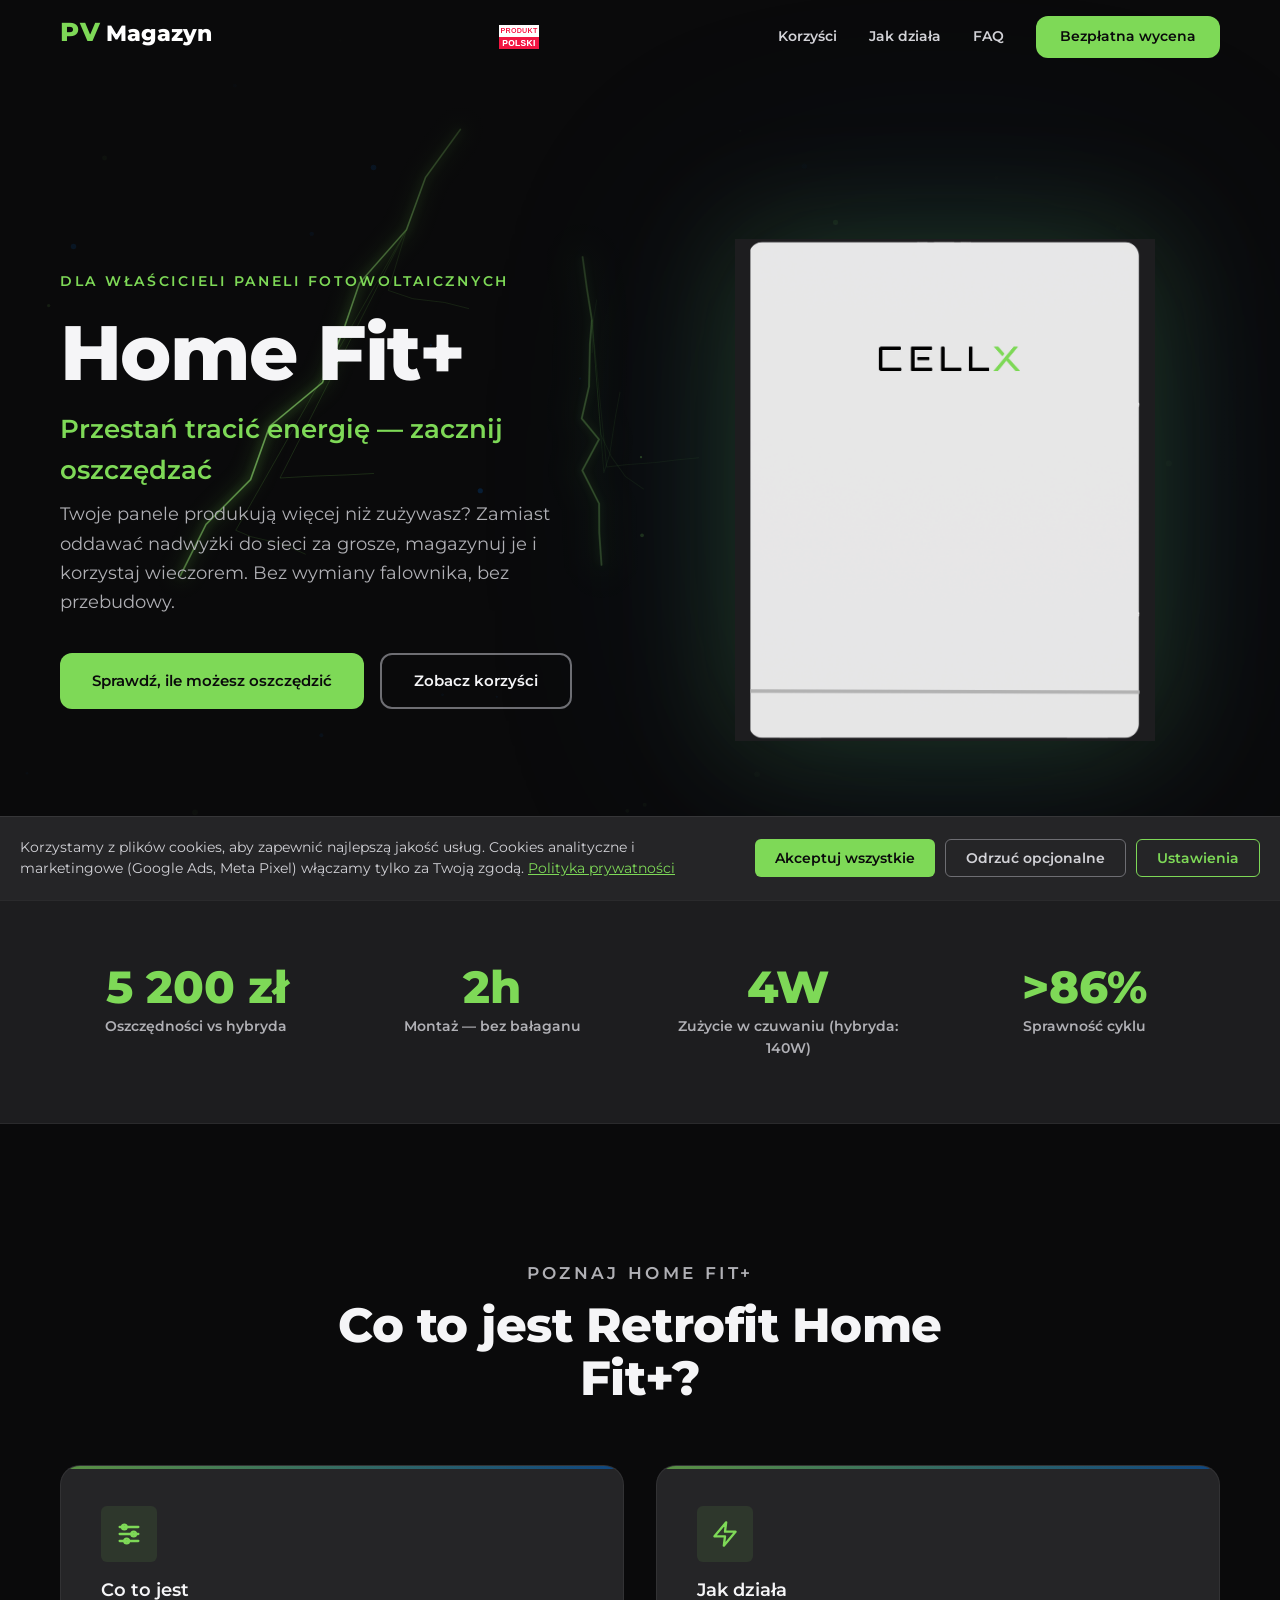
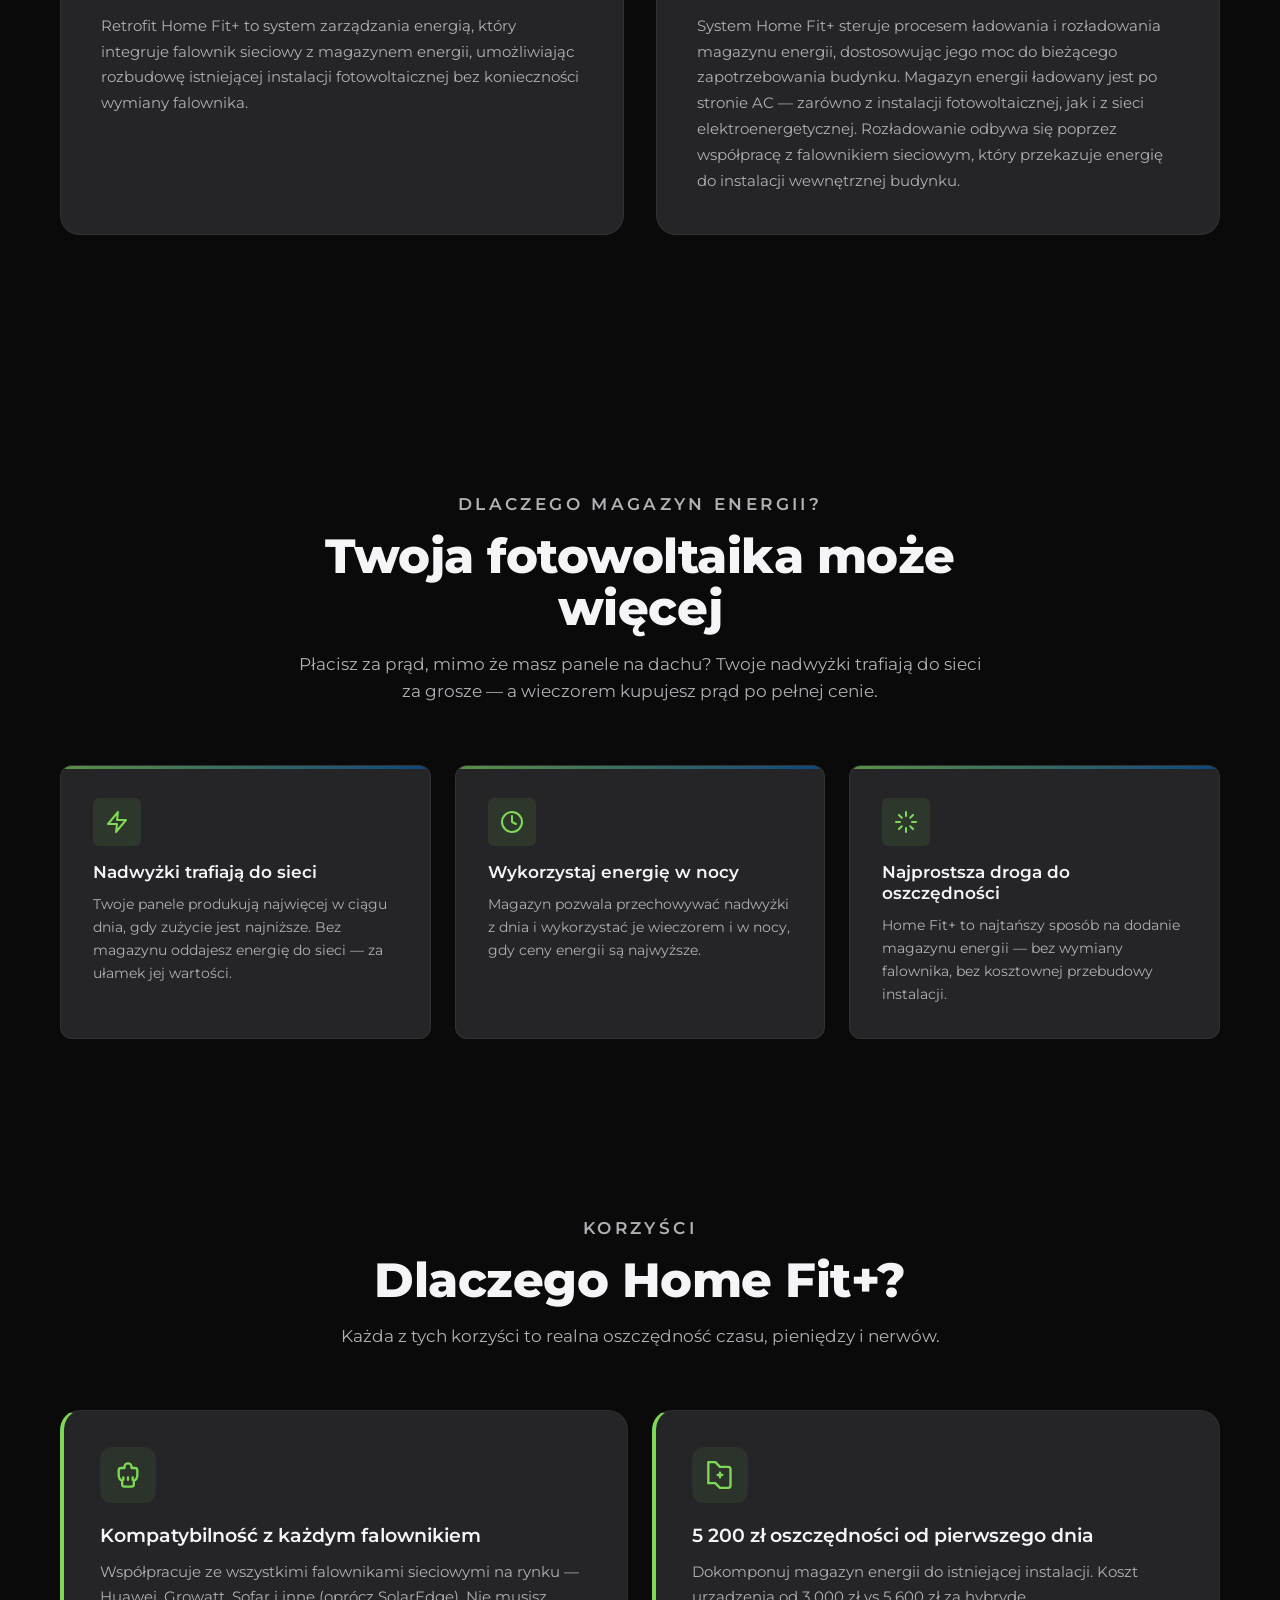
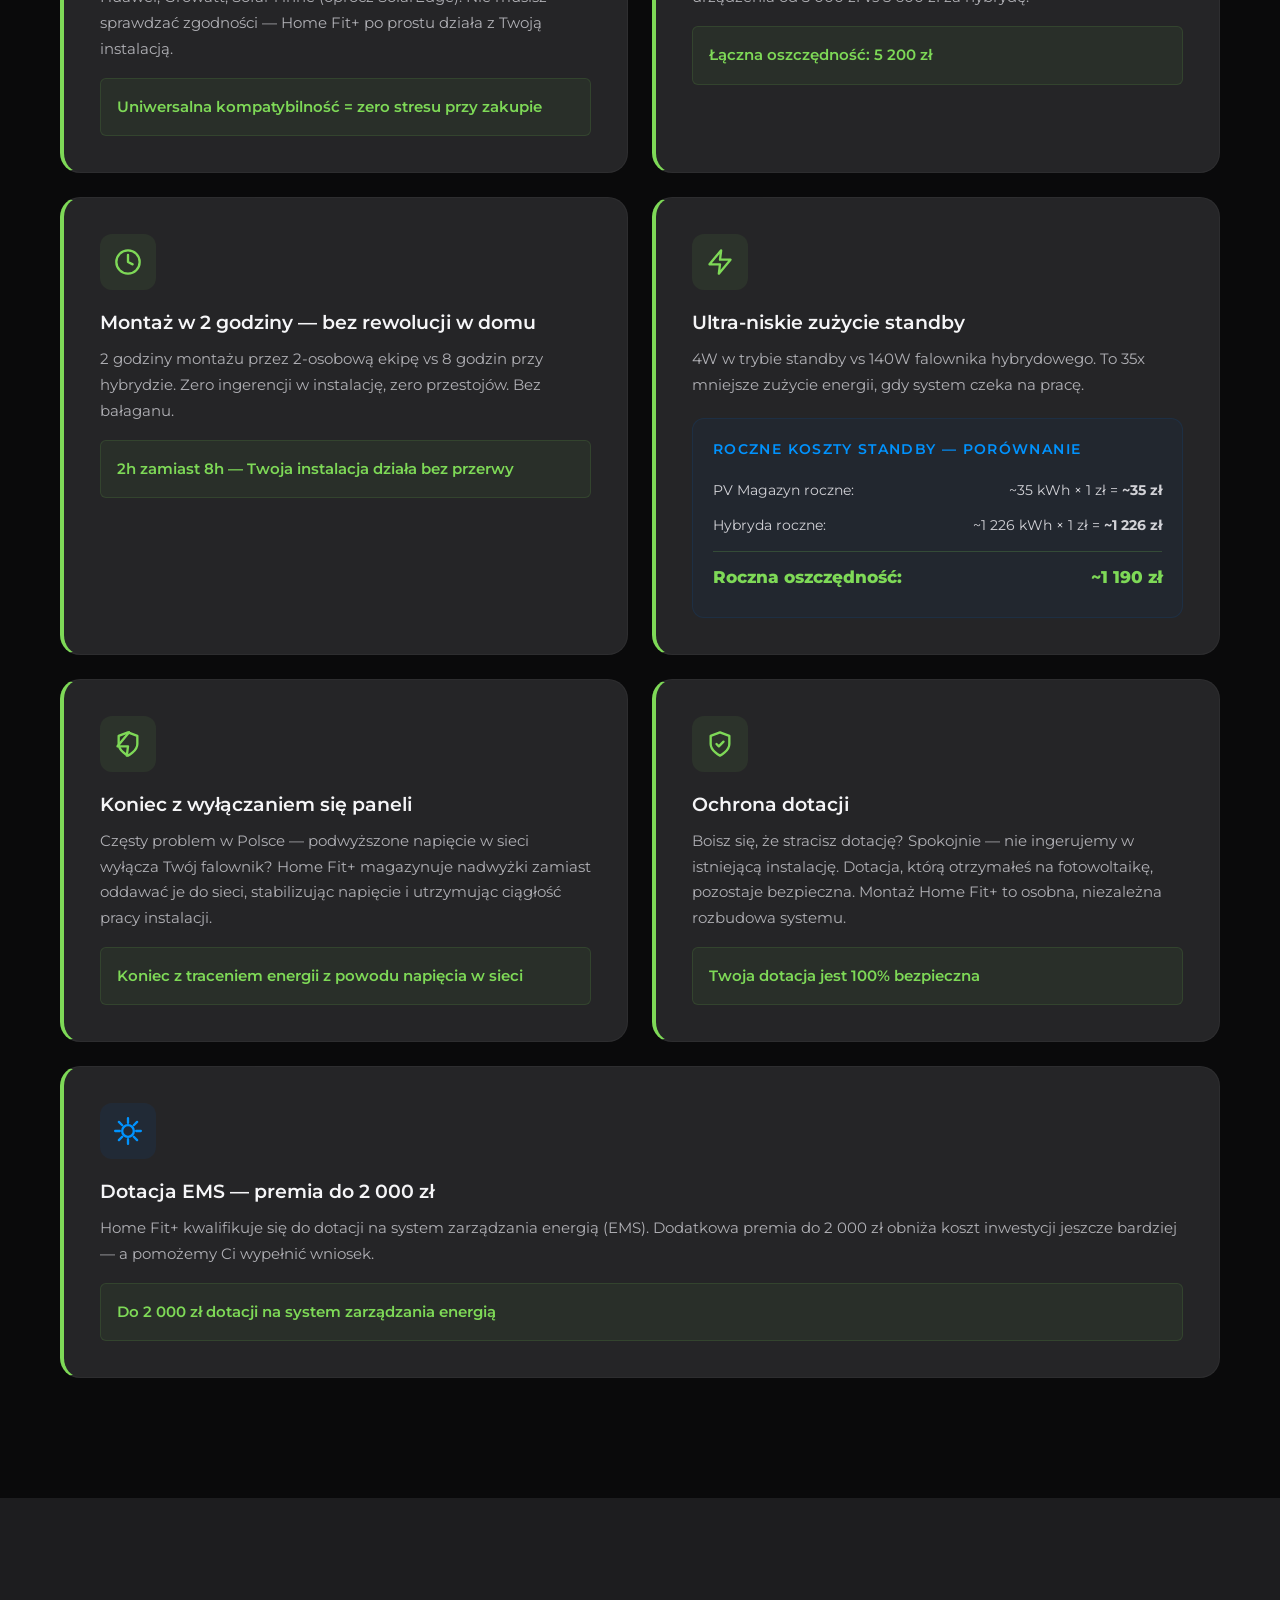
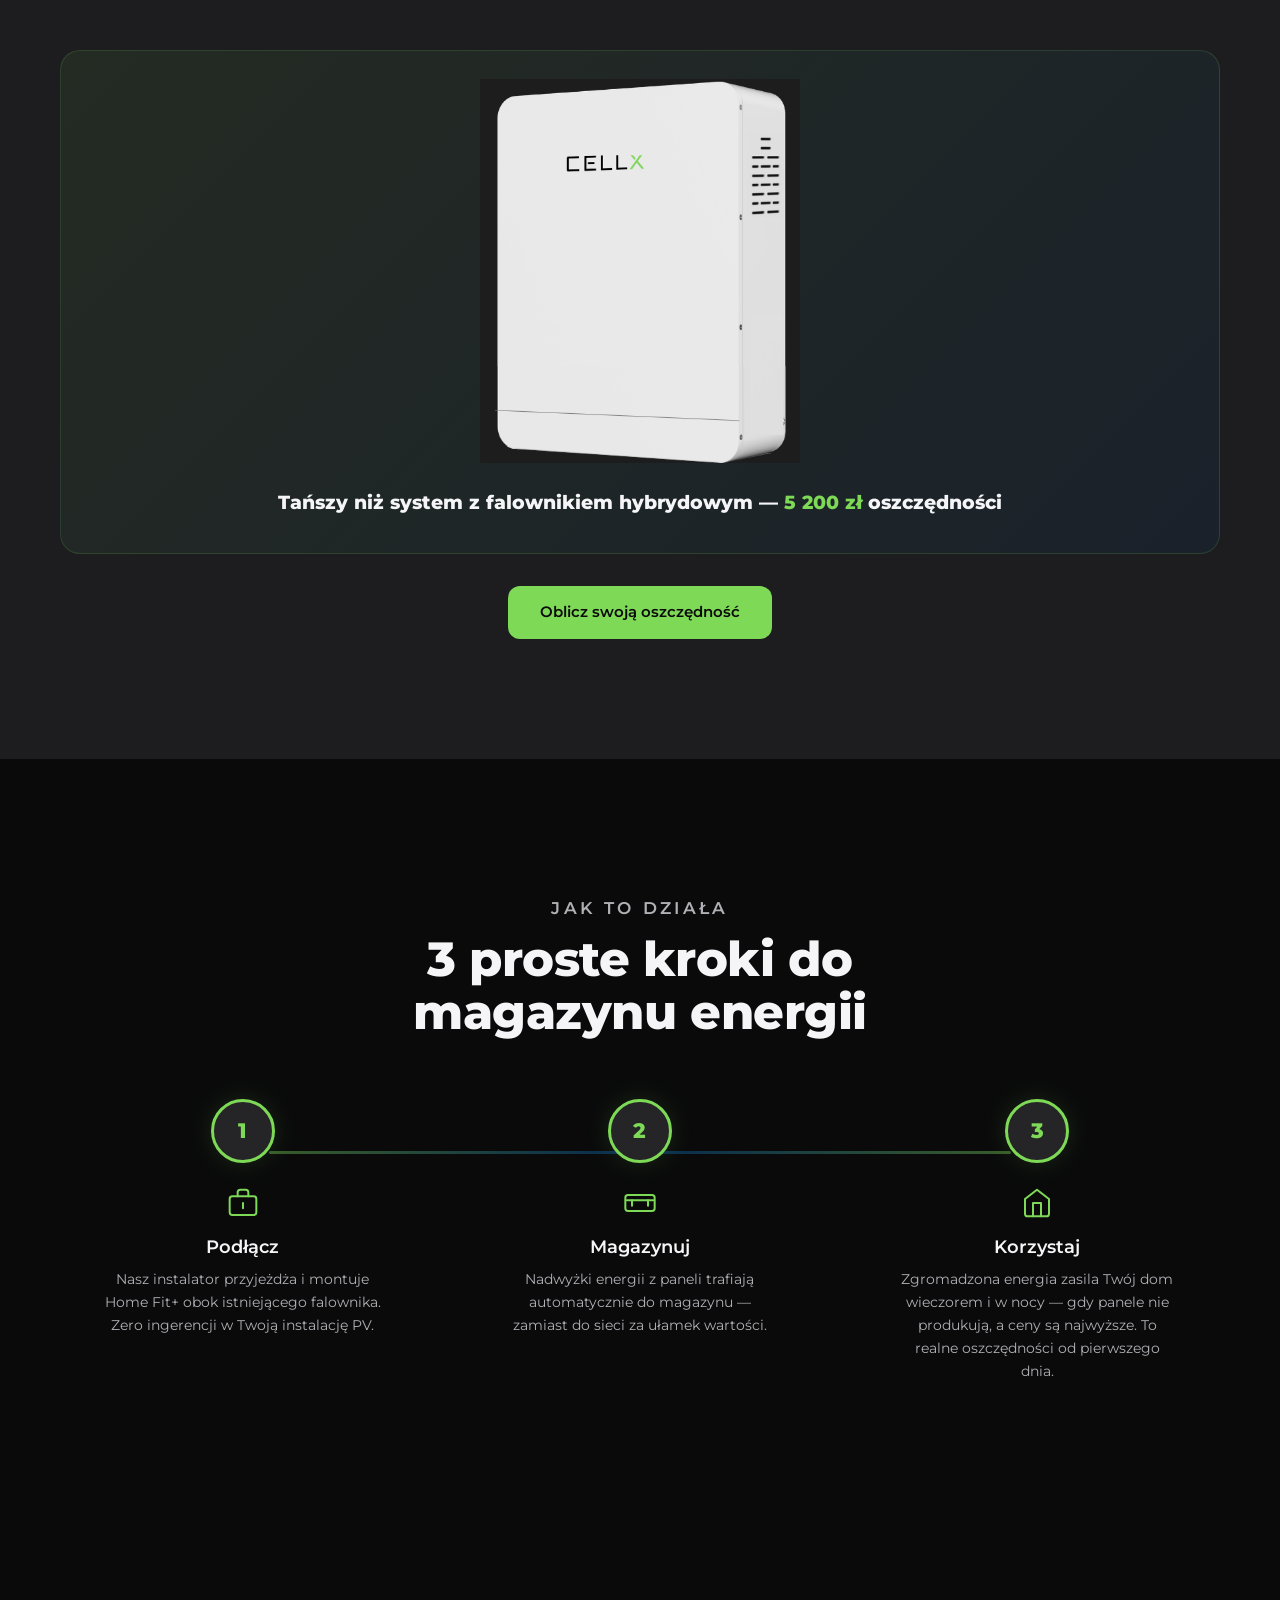
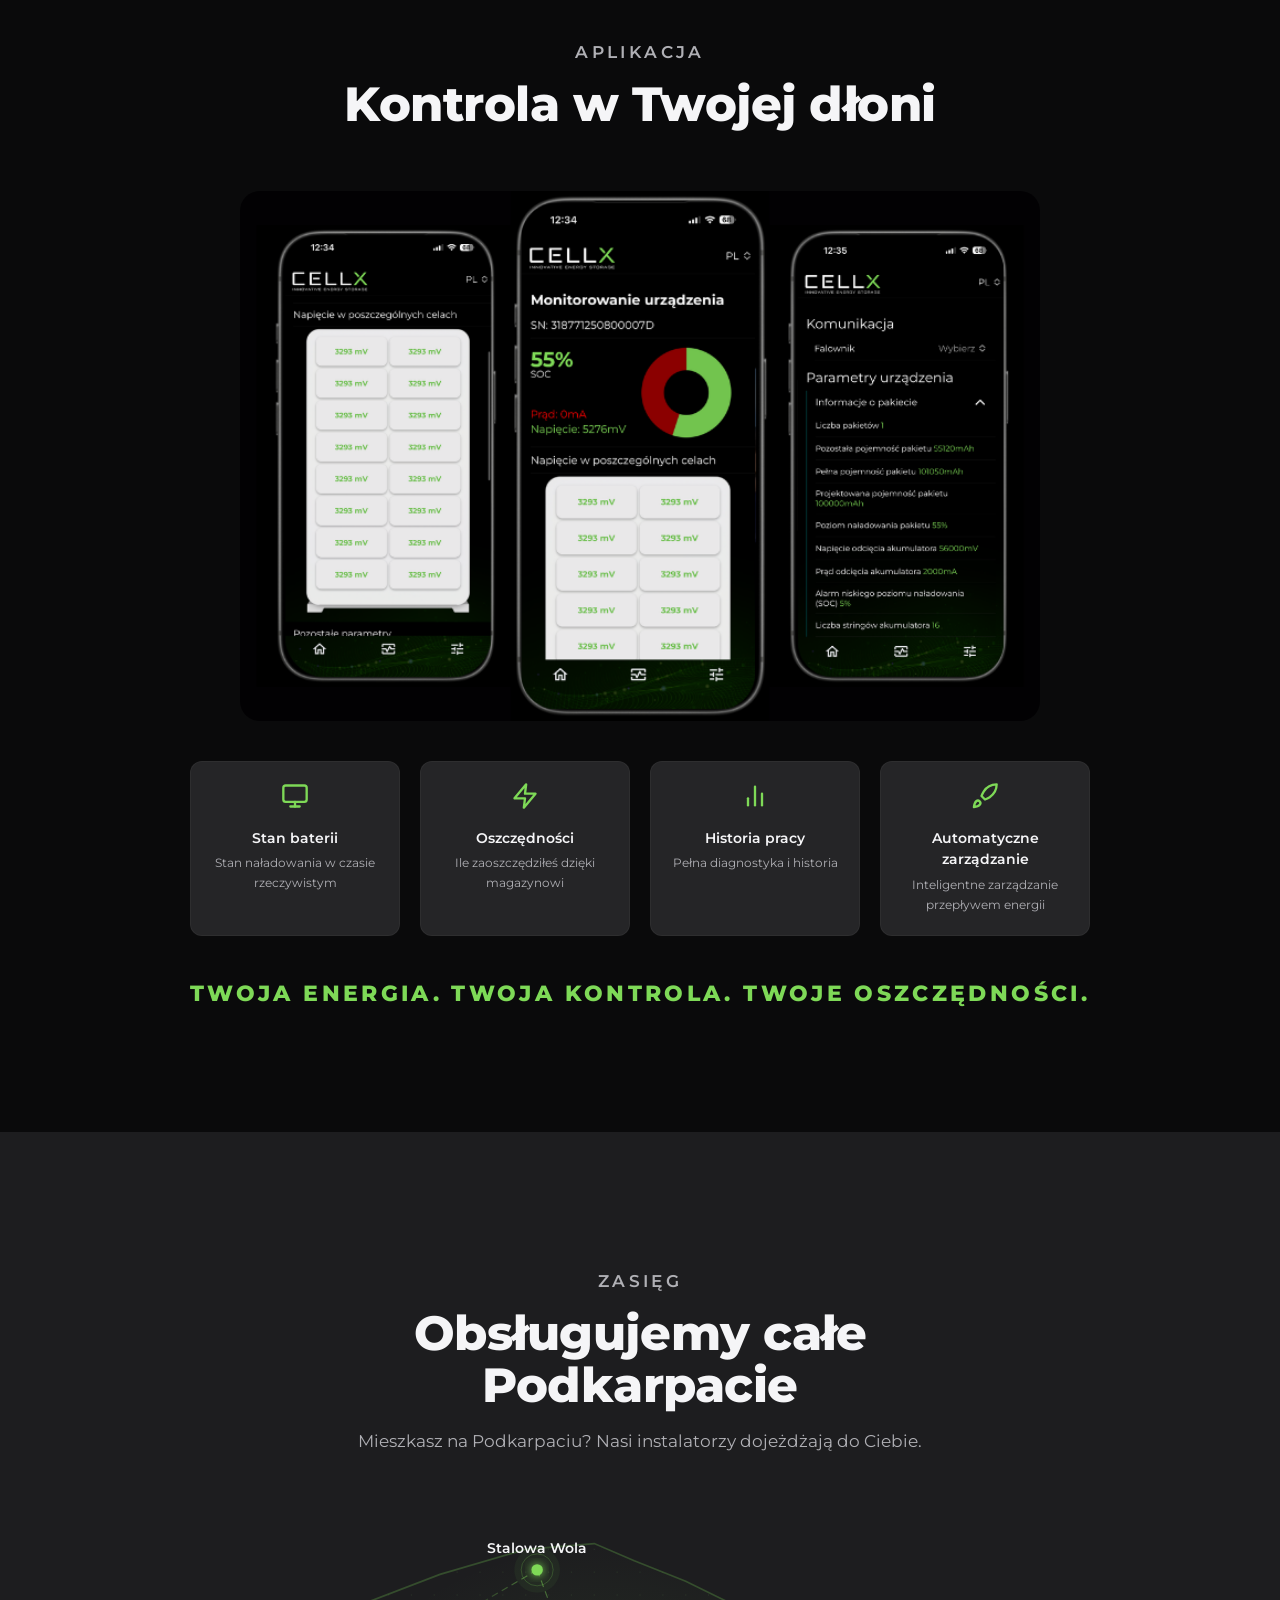
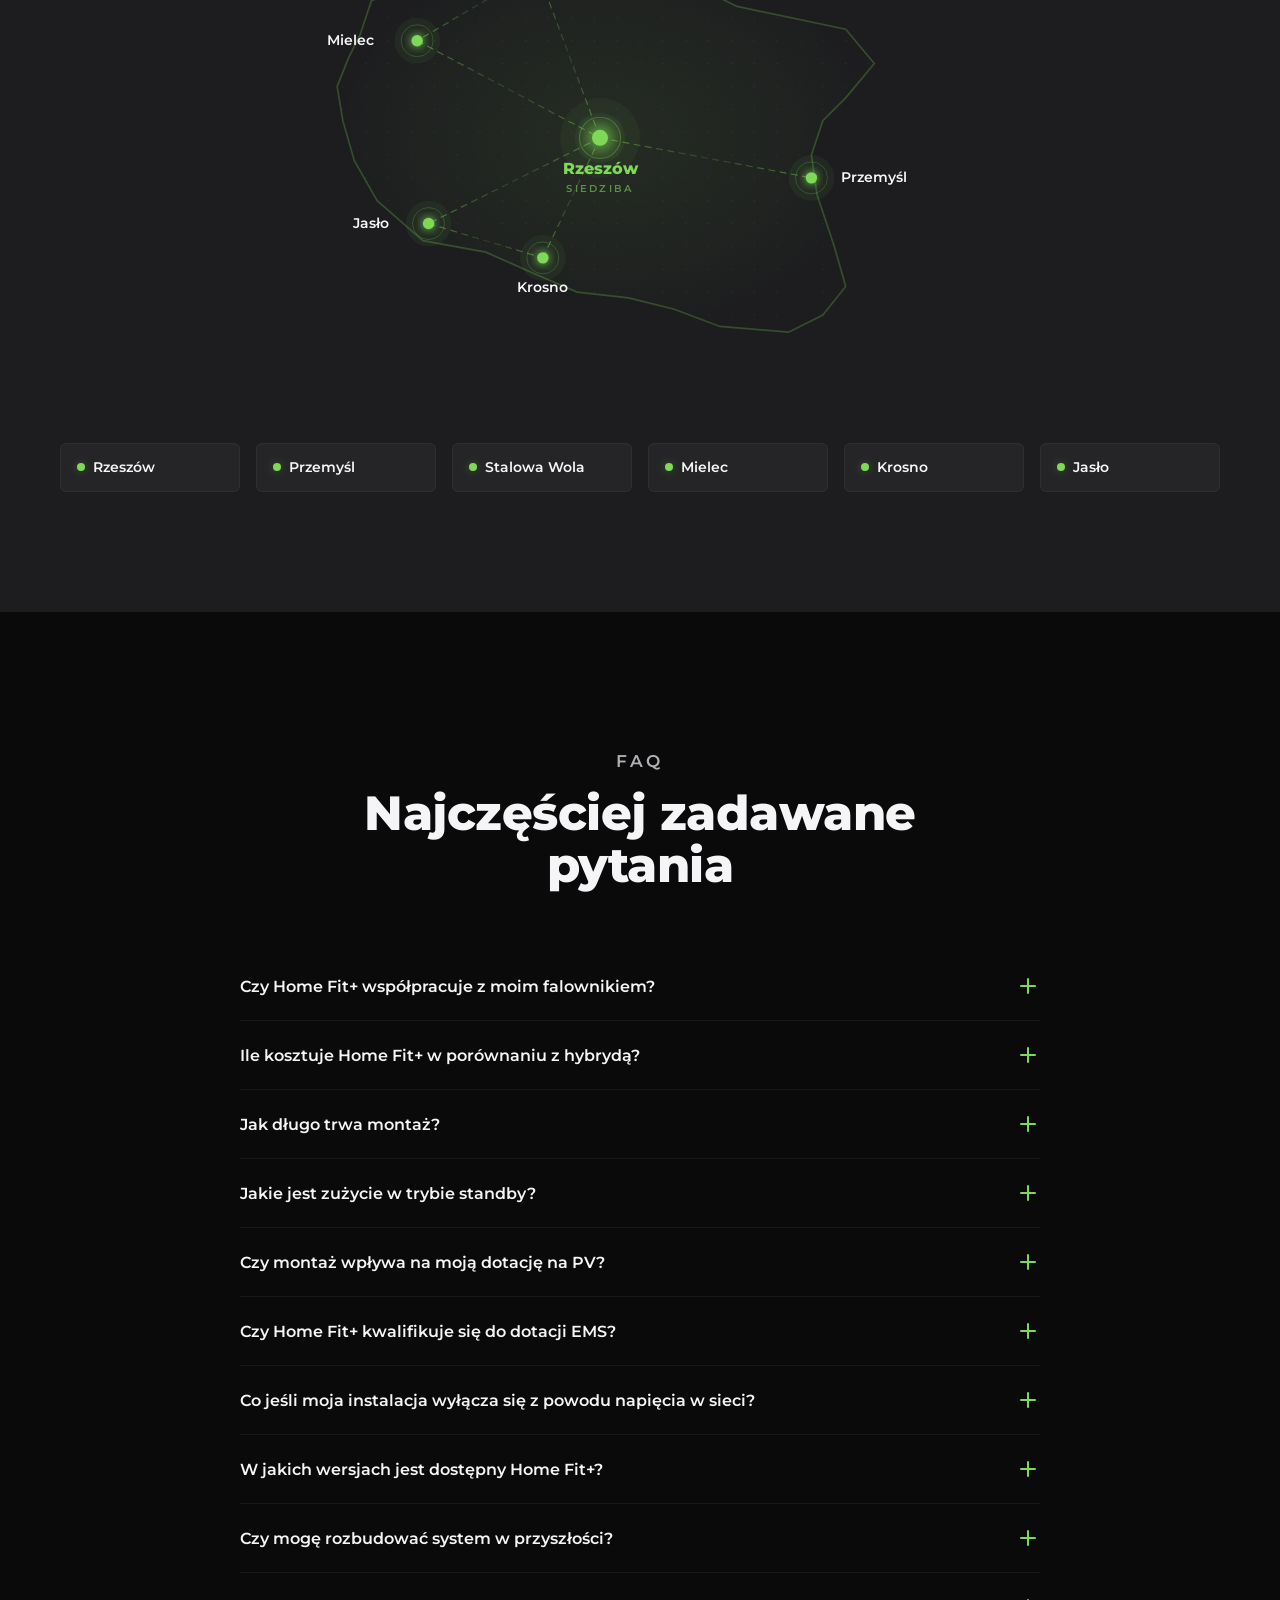
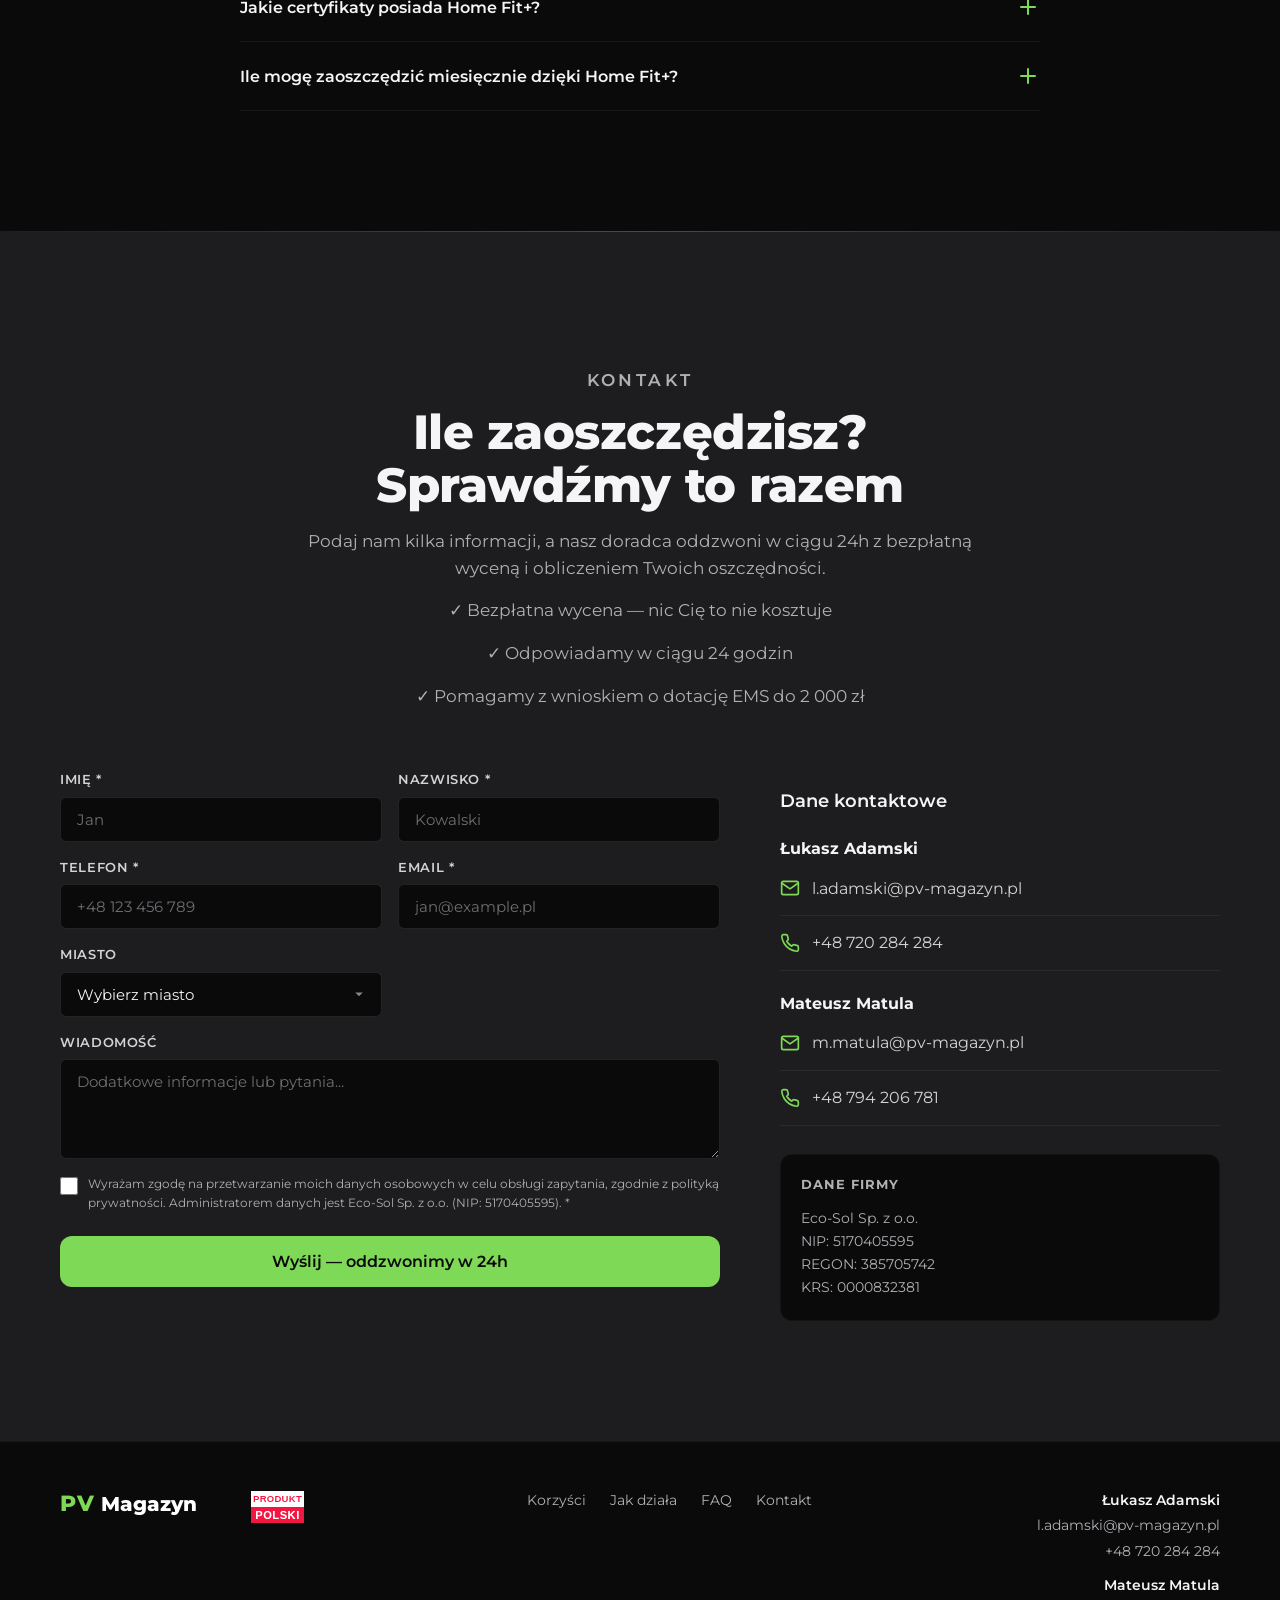
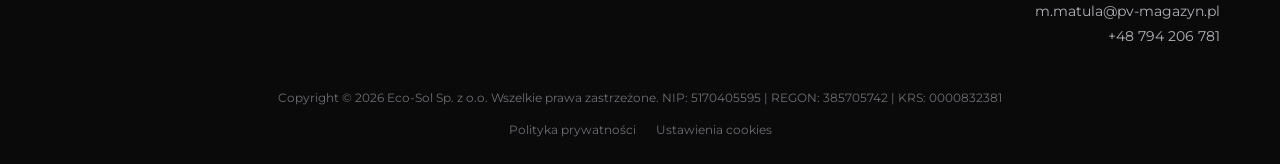
<file: index.html>
<!DOCTYPE html>
<html lang="pl">
<head>
  <meta charset="UTF-8">
  <!-- Google Consent Mode v2 — domyślnie deny -->
  <script>
    window.dataLayer = window.dataLayer || [];
    function gtag(){dataLayer.push(arguments);}
    gtag('consent', 'default', {
      'ad_storage': 'denied',
      'ad_user_data': 'denied',
      'ad_personalization': 'denied',
      'analytics_storage': 'denied',
      'wait_for_update': 500
    });
  </script>
  <!-- Google Tag Manager -->
  <script>(function(w,d,s,l,i){w[l]=w[l]||[];w[l].push({'gtm.start':
  new Date().getTime(),event:'gtm.js'});var f=d.getElementsByTagName(s)[0],
  j=d.createElement(s),dl=l!='dataLayer'?'&l='+l:'';j.async=true;j.src=
  'https://www.googletagmanager.com/gtm.js?id='+i+dl;f.parentNode.insertBefore(j,f);
  })(window,document,'script','dataLayer','GTM-MDC4DNSZ');</script>
  <!-- End Google Tag Manager -->
  <meta name="viewport" content="width=device-width, initial-scale=1.0">
  <title>Home Fit+ — Magazynuj energię z paneli i oszczędzaj | Podkarpacie</title>
  <meta name="description" content="Masz panele fotowoltaiczne i tracisz nadwyżki energii? PV Magazyn Home Fit+ magazynuje Twoją energię — bez wymiany falownika, 5 200 zł taniej niż hybryda. Montaż w 2h. Bezpłatna wycena.">
  <meta name="robots" content="index, follow">
  <link rel="canonical" href="https://pv-magazyn.pl/">

  <!-- Open Graph -->
  <meta property="og:title" content="Home Fit+ — Magazynuj energię z paneli i oszczędzaj">
  <meta property="og:description" content="Masz panele fotowoltaiczne i tracisz nadwyżki energii? PV Magazyn Home Fit+ magazynuje Twoją energię — bez wymiany falownika, 5 200 zł taniej niż hybryda. Montaż w 2h. Bezpłatna wycena.">
  <meta property="og:type" content="website">
  <meta property="og:locale" content="pl_PL">
  <meta property="og:image" content="https://pv-magazyn.pl/assets/images/CellXHomeFit.png">

  <!-- Favicon -->
  <link rel="icon" type="image/svg+xml" href="assets/favicon.svg">

  <!-- Fonts -->
  <link rel="preconnect" href="https://fonts.googleapis.com">
  <link rel="preconnect" href="https://fonts.gstatic.com" crossorigin>
  <link href="https://fonts.googleapis.com/css2?family=Montserrat:wght@400;600;800&display=swap" rel="stylesheet">

  <link rel="stylesheet" href="css/styles.css">

  <!-- Structured Data -->
  <script type="application/ld+json">
  {
    "@context": "https://schema.org",
    "@type": "Product",
    "name": "Home Fit+",
    "description": "Magazyn energii dla właścicieli paneli fotowoltaicznych. Dodaj baterię do istniejącej instalacji PV bez wymiany falownika — 5 200 zł taniej niż hybryda, montaż w 2h.",
    "brand": { "@type": "Brand", "name": "PV Magazyn" },
    "manufacturer": {
      "@type": "Organization",
      "name": "PV Magazyn",
      "url": "https://pv-magazyn.pl",
      "taxID": "6793304257"
    },
    "offers": {
      "@type": "Offer",
      "priceCurrency": "PLN",
      "price": "3000",
      "availability": "https://schema.org/InStock"
    },
    "image": "https://pv-magazyn.pl/assets/images/CellXHomeFit.png"
  }
  </script>
  <script type="application/ld+json">
  {
    "@context": "https://schema.org",
    "@type": "FAQPage",
    "mainEntity": [
      {
        "@type": "Question",
        "name": "Czy Home Fit+ współpracuje z moim falownikiem?",
        "acceptedAnswer": {
          "@type": "Answer",
          "text": "Home Fit+ współpracuje ze wszystkimi falownikami sieciowymi dostępnymi na rynku, z wyjątkiem SolarEdge. Nie wymaga wymiany istniejącego falownika."
        }
      },
      {
        "@type": "Question",
        "name": "Ile kosztuje Home Fit+ w porównaniu z falownikiem hybrydowym?",
        "acceptedAnswer": {
          "@type": "Answer",
          "text": "Cena urządzenia Home Fit+ zaczyna się od 3 000 zł, podczas gdy wymiana na falownik hybrydowy kosztuje od 5 600 zł. Łączna oszczędność wynosi około 5 200 zł, uwzględniając koszty materiałów i robocizny."
        }
      },
      {
        "@type": "Question",
        "name": "Jak długo trwa montaż Home Fit+?",
        "acceptedAnswer": {
          "@type": "Answer",
          "text": "Montaż Home Fit+ trwa około 2 godzin i jest realizowany przez 2-osobową ekipę. W porównaniu, wymiana falownika hybrydowego zajmuje około 8 godzin."
        }
      },
      {
        "@type": "Question",
        "name": "Jakie jest zużycie energii w trybie standby?",
        "acceptedAnswer": {
          "@type": "Answer",
          "text": "Home Fit+ zużywa zaledwie 4W w trybie standby, co daje roczny koszt około 35 zł. Falownik hybrydowy zużywa 140W w standby, co kosztuje około 1 226 zł rocznie. Roczna oszczędność to około 1 190 zł."
        }
      },
      {
        "@type": "Question",
        "name": "Czy montaż wpływa na dotację na instalację PV?",
        "acceptedAnswer": {
          "@type": "Answer",
          "text": "Nie. Home Fit+ nie ingeruje w istniejącą instalację fotowoltaiczną, więc dotacja, którą otrzymałeś na instalację PV, pozostaje bezpieczna."
        }
      },
      {
        "@type": "Question",
        "name": "Czy Home Fit+ kwalifikuje się do dotacji EMS?",
        "acceptedAnswer": {
          "@type": "Answer",
          "text": "Tak. Home Fit+ jako system zarządzania energią kwalifikuje się do dotacji EMS — premii do 2 000 zł."
        }
      },
      {
        "@type": "Question",
        "name": "Co jeśli moja instalacja wyłącza się z powodu podwyższonego napięcia w sieci?",
        "acceptedAnswer": {
          "@type": "Answer",
          "text": "Home Fit+ rozwiązuje problem wyłączania instalacji spowodowany podwyższonym napięciem w sieci. Magazynuje nadwyżki energii zamiast oddawać je do sieci, stabilizując napięcie i zapewniając ciągłość pracy instalacji."
        }
      },
      {
        "@type": "Question",
        "name": "W jakich wersjach dostępny jest Home Fit+?",
        "acceptedAnswer": {
          "@type": "Answer",
          "text": "Home Fit+ występuje w dwóch wersjach o mocy 2 kW i 4 kW. Obie wersje obsługują napięcie wejściowe DC PV do 1000V i mają sprawność cyklu ładowanie/rozładowywanie powyżej 86%."
        }
      },
      {
        "@type": "Question",
        "name": "Czy mogę rozbudować system w przyszłości?",
        "acceptedAnswer": {
          "@type": "Answer",
          "text": "Tak. Magazyny mają modułową budowę — można zacząć od 5 kWh i rozbudować system w przyszłości w miarę rosnących potrzeb energetycznych."
        }
      },
      {
        "@type": "Question",
        "name": "Jakie certyfikaty posiada Home Fit+?",
        "acceptedAnswer": {
          "@type": "Answer",
          "text": "Home Fit+ posiada certyfikaty IEC, CE, UN38.3, ISO, REACH i RoHS, potwierdzające pełną zgodność z europejskimi wymogami bezpieczeństwa i ochrony środowiska."
        }
      },
      {
        "@type": "Question",
        "name": "Ile mogę zaoszczędzić miesięcznie dzięki Home Fit+?",
        "acceptedAnswer": {
          "@type": "Answer",
          "text": "Typowy właściciel instalacji 6–10 kWp oszczędza od 200 do 400 zł miesięcznie dzięki magazynowaniu nadwyżek energii zamiast oddawania ich do sieci. Dokładna kwota zależy od zużycia, mocy paneli i taryfy."
        }
      }
    ]
  }
  </script>
  <script type="application/ld+json">
  [
    {
      "@context": "https://schema.org",
      "@type": "LocalBusiness",
      "name": "PV Magazyn — magazyny energii Rzeszów",
      "image": "https://pv-magazyn.pl/assets/images/CellXHomeFit.png",
      "telephone": "+48720284284",
      "email": "l.adamski@pv-magazyn.pl",
      "address": { "@type": "PostalAddress", "addressLocality": "Rzeszów", "addressRegion": "podkarpackie", "addressCountry": "PL" },
      "areaServed": "Rzeszów"
    },
    {
      "@context": "https://schema.org",
      "@type": "LocalBusiness",
      "name": "PV Magazyn — magazyny energii Przemyśl",
      "telephone": "+48720284284",
      "email": "l.adamski@pv-magazyn.pl",
      "address": { "@type": "PostalAddress", "addressLocality": "Przemyśl", "addressRegion": "podkarpackie", "addressCountry": "PL" },
      "areaServed": "Przemyśl"
    },
    {
      "@context": "https://schema.org",
      "@type": "LocalBusiness",
      "name": "PV Magazyn — magazyny energii Stalowa Wola",
      "telephone": "+48720284284",
      "email": "l.adamski@pv-magazyn.pl",
      "address": { "@type": "PostalAddress", "addressLocality": "Stalowa Wola", "addressRegion": "podkarpackie", "addressCountry": "PL" },
      "areaServed": "Stalowa Wola"
    },
    {
      "@context": "https://schema.org",
      "@type": "LocalBusiness",
      "name": "PV Magazyn — magazyny energii Mielec",
      "telephone": "+48720284284",
      "email": "l.adamski@pv-magazyn.pl",
      "address": { "@type": "PostalAddress", "addressLocality": "Mielec", "addressRegion": "podkarpackie", "addressCountry": "PL" },
      "areaServed": "Mielec"
    },
    {
      "@context": "https://schema.org",
      "@type": "LocalBusiness",
      "name": "PV Magazyn — magazyny energii Krosno",
      "telephone": "+48720284284",
      "email": "l.adamski@pv-magazyn.pl",
      "address": { "@type": "PostalAddress", "addressLocality": "Krosno", "addressRegion": "podkarpackie", "addressCountry": "PL" },
      "areaServed": "Krosno"
    },
    {
      "@context": "https://schema.org",
      "@type": "LocalBusiness",
      "name": "PV Magazyn — magazyny energii Jasło",
      "telephone": "+48720284284",
      "email": "l.adamski@pv-magazyn.pl",
      "address": { "@type": "PostalAddress", "addressLocality": "Jasło", "addressRegion": "podkarpackie", "addressCountry": "PL" },
      "areaServed": "Jasło"
    }
  ]
  </script>
  <script type="application/ld+json">
  {
    "@context": "https://schema.org",
    "@type": "BreadcrumbList",
    "itemListElement": [
      { "@type": "ListItem", "position": 1, "name": "PV Magazyn", "item": "https://pv-magazyn.pl" },
      { "@type": "ListItem", "position": 2, "name": "Home Fit+", "item": "https://pv-magazyn.pl/" }
    ]
  }
  </script>
</head>
<body>
<!-- Google Tag Manager (noscript) -->
<noscript><iframe src="https://www.googletagmanager.com/ns.html?id=GTM-MDC4DNSZ"
height="0" width="0" style="display:none;visibility:hidden"></iframe></noscript>
<!-- End Google Tag Manager (noscript) -->

<!-- ========== NAVIGATION ========== -->
<nav class="navbar" role="navigation" aria-label="Nawigacja główna">
  <div class="container">
    <a href="#" class="nav-logo" aria-label="PV Magazyn — strona główna">
      <svg xmlns="http://www.w3.org/2000/svg" viewBox="0 0 250 40" height="32">
        <text x="0" y="30" font-family="Montserrat, sans-serif" font-weight="800" font-size="32" fill="#7ed957" letter-spacing="0.05em">PV</text>
        <text x="58" y="30" font-family="Montserrat, sans-serif" font-weight="800" font-size="28" fill="#ffffff">Magazyn</text>
      </svg>
    </a>
    <img src="assets/images/polskiproducentlogo.svg" alt="Polski producent" class="polski-producent-logo polski-producent-logo--nav">

    <div class="nav-links">
      <a href="#korzysci">Korzyści</a>
      <a href="#jak-dziala">Jak działa</a>
      <a href="#faq">FAQ</a>
      <a href="#kontakt" class="btn btn-primary btn-small nav-cta">Bezpłatna wycena</a>
    </div>

    <button class="hamburger" aria-label="Menu" aria-expanded="false">
      <span></span><span></span><span></span>
    </button>
  </div>
</nav>

<!-- Mobile Navigation -->
<div class="mobile-nav" role="navigation" aria-label="Menu mobilne">
  <a href="#korzysci">Korzyści</a>
  <a href="#jak-dziala">Jak działa</a>
  <a href="#faq">FAQ</a>
  <a href="#kontakt" class="btn btn-primary">Bezpłatna wycena</a>
</div>

<!-- ========== HERO ========== -->
<section class="hero" id="hero">
  <div class="hero-canvas" aria-hidden="true">
    <canvas id="heroCanvas"></canvas>
  </div>
  <div class="hero-overlay"></div>

  <div class="container">
    <div class="hero-content">
      <p class="eyebrow hero-eyebrow">Dla właścicieli paneli fotowoltaicznych</p>
      <h1>Home&nbsp;Fit+</h1>
      <p class="hero-tagline">Przestań tracić energię — zacznij oszczędzać</p>
      <p class="hero-sub">Twoje panele produkują więcej niż zużywasz? Zamiast oddawać nadwyżki do sieci za grosze, magazynuj je i korzystaj wieczorem. Bez wymiany falownika, bez przebudowy.</p>
      <div class="hero-ctas">
        <a href="#kontakt" class="btn btn-primary">Sprawdź, ile możesz oszczędzić</a>
        <a href="#korzysci" class="btn btn-outline">Zobacz korzyści</a>
      </div>
    </div>
    <div class="hero-image">
      <img src="assets/images/CellXHomeFit.png" alt="Home Fit+ — polski magazyn energii w białej, kompaktowej obudowie z logo PV Magazyn" width="420" height="500" loading="eager">
    </div>
  </div>
</section>

<!-- ========== TRUST STRIP ========== -->
<section class="trust-strip" aria-label="Kluczowe statystyki">
  <div class="container">
    <div class="stats-grid">
      <div class="stat-item reveal">
        <div class="stat-value" data-count="5 200" data-suffix=" zł">0 zł</div>
        <div class="stat-label">Oszczędności vs hybryda</div>
      </div>
      <div class="stat-item reveal reveal-delay-1">
        <div class="stat-value" data-count="2" data-suffix="h">0h</div>
        <div class="stat-label">Montaż — bez bałaganu</div>
      </div>
      <div class="stat-item reveal reveal-delay-2">
        <div class="stat-value" data-count="4" data-suffix="W">0W</div>
        <div class="stat-label">Zużycie w czuwaniu (hybryda: 140W)</div>
      </div>
      <div class="stat-item reveal reveal-delay-3">
        <div class="stat-value" data-count="86" data-prefix=">" data-suffix="%">0%</div>
        <div class="stat-label">Sprawność cyklu</div>
      </div>
    </div>

  </div>
</section>

<!-- ========== PRODUCT INTRO ========== -->
<section class="product-intro section" id="co-to-jest">
  <div class="container">
    <div class="section-header reveal">
      <p class="eyebrow">Poznaj Home Fit+</p>
      <h2>Co to jest Retrofit Home Fit+?</h2>
    </div>
    <div class="product-intro-grid">
      <div class="product-intro-card reveal">
        <div class="product-intro-icon">
          <svg viewBox="0 0 24 24"><path d="M4 6h16M4 12h16M4 18h16" /><circle cx="8" cy="6" r="2" /><circle cx="16" cy="12" r="2" /><circle cx="10" cy="18" r="2" /></svg>
        </div>
        <h3>Co to jest</h3>
        <p>Retrofit Home Fit+ to system zarządzania energią, który integruje falownik sieciowy z magazynem energii, umożliwiając rozbudowę istniejącej instalacji fotowoltaicznej bez konieczności wymiany falownika.</p>
      </div>
      <div class="product-intro-card reveal reveal-delay-1">
        <div class="product-intro-icon">
          <svg viewBox="0 0 24 24"><path d="M13 2L3 14h9l-1 8 10-12h-9l1-8z" /></svg>
        </div>
        <h3>Jak działa</h3>
        <p>System Home Fit+ steruje procesem ładowania i rozładowania magazynu energii, dostosowując jego moc do bieżącego zapotrzebowania budynku. Magazyn energii ładowany jest po stronie AC — zarówno z instalacji fotowoltaicznej, jak i z sieci elektroenergetycznej. Rozładowanie odbywa się poprzez współpracę z falownikiem sieciowym, który przekazuje energię do instalacji wewnętrznej budynku.</p>
      </div>
    </div>
  </div>
</section>

<!-- ========== CONTEXT INTRO ========== -->
<section class="context-intro section">
  <div class="container">
    <div class="section-header reveal">
      <p class="eyebrow">Dlaczego magazyn energii?</p>
      <h2>Twoja fotowoltaika może więcej</h2>
      <p>Płacisz za prąd, mimo że masz panele na dachu? Twoje nadwyżki trafiają do sieci za grosze — a wieczorem kupujesz prąd po pełnej cenie.</p>
    </div>

    <div class="context-cards">
      <div class="context-card reveal">
        <div class="context-card-icon">
          <svg viewBox="0 0 24 24"><path d="M13 2L3 14h9l-1 8 10-12h-9l1-8z"/></svg>
        </div>
        <h3>Nadwyżki trafiają do sieci</h3>
        <p>Twoje panele produkują najwięcej w ciągu dnia, gdy zużycie jest najniższe. Bez magazynu oddajesz energię do sieci — za ułamek jej wartości.</p>
      </div>
      <div class="context-card reveal reveal-delay-1">
        <div class="context-card-icon">
          <svg viewBox="0 0 24 24"><circle cx="12" cy="12" r="10"/><path d="M12 6v6l4 2"/></svg>
        </div>
        <h3>Wykorzystaj energię w nocy</h3>
        <p>Magazyn pozwala przechowywać nadwyżki z dnia i wykorzystać je wieczorem i w nocy, gdy ceny energii są najwyższe.</p>
      </div>
      <div class="context-card reveal reveal-delay-2">
        <div class="context-card-icon">
          <svg viewBox="0 0 24 24"><path d="M12 2v4m0 12v4M4.93 4.93l2.83 2.83m8.48 8.48l2.83 2.83M2 12h4m12 0h4M4.93 19.07l2.83-2.83m8.48-8.48l2.83-2.83"/></svg>
        </div>
        <h3>Najprostsza droga do oszczędności</h3>
        <p>Home Fit+ to najtańszy sposób na dodanie magazynu energii — bez wymiany falownika, bez kosztownej przebudowy instalacji.</p>
      </div>
    </div>
  </div>
</section>

<!-- ========== CORE BENEFITS ========== -->
<section class="benefits section" id="korzysci">
  <div class="container">
    <div class="section-header reveal">
      <p class="eyebrow">Korzyści</p>
      <h2>Dlaczego Home Fit+?</h2>
      <p>Każda z tych korzyści to realna oszczędność czasu, pieniędzy i nerwów.</p>
    </div>

    <div class="benefits-grid">

      <!-- Benefit 1: Compatibility -->
      <div class="benefit-card">
        <div class="benefit-icon">
          <svg viewBox="0 0 24 24"><path d="M12 2a3 3 0 00-3 3v1H6a2 2 0 00-2 2v4a6 6 0 003 5.2V20a2 2 0 002 2h6a2 2 0 002-2v-2.8A6 6 0 0020 12V8a2 2 0 00-2-2h-3V5a3 3 0 00-3-3z"/><path d="M8 14v2m4-2v2m4-2v2"/></svg>
        </div>
        <h3>Kompatybilność z każdym falownikiem</h3>
        <p>Współpracuje ze wszystkimi falownikami sieciowymi na rynku — Huawei, Growatt, Sofar i inne (oprócz SolarEdge). Nie musisz sprawdzać zgodności — Home Fit+ po prostu działa z Twoją instalacją.</p>
        <div class="benefit-highlight">Uniwersalna kompatybilność = zero stresu przy zakupie</div>
      </div>

      <!-- Benefit 2: Cheaper -->
      <div class="benefit-card">
        <div class="benefit-icon">
          <svg viewBox="0 0 24 24"><path d="M19 5h-7L8 1H2v18h6l4 4h7a2 2 0 002-2V7a2 2 0 00-2-2z"/><path d="M12 10v4m-2-2h4"/></svg>
        </div>
        <h3>5 200 zł oszczędności od pierwszego dnia</h3>
        <p>Dokomponuj magazyn energii do istniejącej instalacji. Koszt urządzenia od 3 000 zł vs 5 600 zł za hybrydę.</p>
        <div class="benefit-highlight">Łączna oszczędność: 5 200 zł</div>
      </div>

      <!-- Benefit 3: Faster install -->
      <div class="benefit-card">
        <div class="benefit-icon">
          <svg viewBox="0 0 24 24"><circle cx="12" cy="12" r="10"/><polyline points="12 6 12 12 16 14"/></svg>
        </div>
        <h3>Montaż w 2 godziny — bez rewolucji w domu</h3>
        <p>2 godziny montażu przez 2-osobową ekipę vs 8 godzin przy hybrydzie. Zero ingerencji w instalację, zero przestojów. Bez bałaganu.</p>
        <div class="benefit-highlight">2h zamiast 8h — Twoja instalacja działa bez przerwy</div>
      </div>

      <!-- Benefit 4: Ultra-low standby -->
      <div class="benefit-card">
        <div class="benefit-icon">
          <svg viewBox="0 0 24 24"><path d="M13 2L3 14h9l-1 8 10-12h-9l1-8z"/></svg>
        </div>
        <h3>Ultra-niskie zużycie standby</h3>
        <p>4W w trybie standby vs 140W falownika hybrydowego. To 35x mniejsze zużycie energii, gdy system czeka na pracę.</p>
        <div class="calc-card">
          <h4>Roczne koszty standby — porównanie</h4>
          <div class="calc-row">
            <span>PV Magazyn roczne:</span>
            <span>~35 kWh × 1 zł = <strong>~35 zł</strong></span>
          </div>
          <div class="calc-row">
            <span>Hybryda roczne:</span>
            <span>~1 226 kWh × 1 zł = <strong>~1 226 zł</strong></span>
          </div>
          <div class="calc-row total">
            <span>Roczna oszczędność:</span>
            <span>~1 190 zł</span>
          </div>
        </div>
      </div>

      <!-- Benefit 5: Voltage fix -->
      <div class="benefit-card">
        <div class="benefit-icon">
          <svg viewBox="0 0 24 24"><path d="M12 22s8-4 8-10V5l-8-3-8 3v7c0 6 8 10 8 10z"/><path d="M13 2L3 14h9l-1 8"/></svg>
        </div>
        <h3>Koniec z wyłączaniem się paneli</h3>
        <p>Częsty problem w Polsce — podwyższone napięcie w sieci wyłącza Twój falownik? Home Fit+ magazynuje nadwyżki zamiast oddawać je do sieci, stabilizując napięcie i utrzymując ciągłość pracy instalacji.</p>
        <div class="benefit-highlight">Koniec z traceniem energii z powodu napięcia w sieci</div>
      </div>

      <!-- Benefit 6: Subsidy protection -->
      <div class="benefit-card">
        <div class="benefit-icon">
          <svg viewBox="0 0 24 24"><path d="M12 22s8-4 8-10V5l-8-3-8 3v7c0 6 8 10 8 10z"/><path d="M9 12l2 2 4-4"/></svg>
        </div>
        <h3>Ochrona dotacji</h3>
        <p>Boisz się, że stracisz dotację? Spokojnie — nie ingerujemy w istniejącą instalację. Dotacja, którą otrzymałeś na fotowoltaikę, pozostaje bezpieczna. Montaż Home Fit+ to osobna, niezależna rozbudowa systemu.</p>
        <div class="benefit-highlight">Twoja dotacja jest 100% bezpieczna</div>
      </div>

      <!-- Benefit 7: EMS grant -->
      <div class="benefit-card" style="grid-column: 1 / -1;">
        <div class="benefit-icon" style="background: rgba(0,92,187,0.1);">
          <svg viewBox="0 0 24 24" style="stroke: var(--blue); filter: brightness(1.6);"><path d="M12 1v4M12 19v4M4.22 4.22l2.83 2.83M16.95 16.95l2.83 2.83M1 12h4M19 12h4M4.22 19.78l2.83-2.83M16.95 7.05l2.83-2.83"/><circle cx="12" cy="12" r="5"/></svg>
        </div>
        <h3>Dotacja EMS — premia do 2 000 zł</h3>
        <p>Home Fit+ kwalifikuje się do dotacji na system zarządzania energią (EMS). Dodatkowa premia do 2 000 zł obniża koszt inwestycji jeszcze bardziej — a pomożemy Ci wypełnić wniosek.</p>
        <div class="benefit-highlight">Do 2 000 zł dotacji na system zarządzania energią</div>
      </div>

    </div>
  </div>
</section>

<!-- ========== COMPARISON CTA ========== -->
<section class="comparison section" id="porownanie">
  <div class="container">
    <div class="comparison-callout reveal">
      <img src="assets/images/homefit2.png" alt="Home Fit+ — kompaktowa biała obudowa z logo PV Magazyn" width="600" height="500" loading="lazy" style="width: 100%; max-width: 320px; margin: 0 auto 24px; display: block;">
      <p>Tańszy niż system z falownikiem hybrydowym — <span class="text-green">5 200 zł</span> oszczędności</p>
    </div>
    <div class="comparison-cta reveal">
      <a href="#kontakt" class="btn btn-primary">Oblicz swoją oszczędność</a>
    </div>
  </div>
</section>

<!-- ========== HOW IT WORKS ========== -->
<section class="how-it-works section" id="jak-dziala">
  <div class="container">
    <div class="section-header reveal">
      <p class="eyebrow">Jak to działa</p>
      <h2>3 proste kroki do magazynu energii</h2>
    </div>

    <div class="steps-grid">
      <div class="step-card reveal">
        <div class="step-number">1</div>
        <div class="step-icon">
          <svg viewBox="0 0 24 24"><rect x="2" y="7" width="20" height="14" rx="2"/><path d="M16 7V4a2 2 0 00-2-2h-4a2 2 0 00-2 2v3"/><line x1="12" y1="12" x2="12" y2="16"/></svg>
        </div>
        <h3>Podłącz</h3>
        <p>Nasz instalator przyjeżdża i montuje Home Fit+ obok istniejącego falownika. Zero ingerencji w Twoją instalację PV.</p>
      </div>
      <div class="step-card reveal reveal-delay-1">
        <div class="step-number">2</div>
        <div class="step-icon">
          <svg viewBox="0 0 24 24"><rect x="1" y="6" width="22" height="12" rx="2"/><line x1="6" y1="10" x2="6" y2="14"/><line x1="18" y1="10" x2="18" y2="14"/><path d="M2 10h20"/></svg>
        </div>
        <h3>Magazynuj</h3>
        <p>Nadwyżki energii z paneli trafiają automatycznie do magazynu — zamiast do sieci za ułamek wartości.</p>
      </div>
      <div class="step-card reveal reveal-delay-2">
        <div class="step-number">3</div>
        <div class="step-icon">
          <svg viewBox="0 0 24 24"><path d="M3 9l9-7 9 7v11a2 2 0 01-2 2H5a2 2 0 01-2-2z"/><polyline points="9 22 9 12 15 12 15 22"/></svg>
        </div>
        <h3>Korzystaj</h3>
        <p>Zgromadzona energia zasila Twój dom wieczorem i w nocy — gdy panele nie produkują, a ceny są najwyższe. To realne oszczędności od pierwszego dnia.</p>
      </div>
    </div>
  </div>
</section>


<!-- ========== MOBILE APP ========== -->
<section class="mobile-app section">
  <div class="container">
    <div class="section-header reveal">
      <p class="eyebrow">Aplikacja</p>
      <h2>Kontrola w Twojej dłoni</h2>
    </div>

    <div class="app-visual reveal">
      <img src="assets/images/mobile_app.png" alt="Aplikacja mobilna PV Magazyn — trzy ekrany smartfona pokazujące monitoring magazynu energii: stan baterii, oszczędności, historia pracy" width="800" height="450" loading="lazy">
    </div>

    <div class="app-features reveal">
      <div class="app-feature">
        <svg viewBox="0 0 24 24"><rect x="2" y="3" width="20" height="14" rx="2"/><line x1="8" y1="21" x2="16" y2="21"/><line x1="12" y1="17" x2="12" y2="21"/></svg>
        <h4>Stan baterii</h4>
        <p>Stan naładowania w czasie rzeczywistym</p>
      </div>
      <div class="app-feature">
        <svg viewBox="0 0 24 24"><path d="M13 2L3 14h9l-1 8 10-12h-9l1-8z"/></svg>
        <h4>Oszczędności</h4>
        <p>Ile zaoszczędziłeś dzięki magazynowi</p>
      </div>
      <div class="app-feature">
        <svg viewBox="0 0 24 24"><line x1="18" y1="20" x2="18" y2="10"/><line x1="12" y1="20" x2="12" y2="4"/><line x1="6" y1="20" x2="6" y2="14"/></svg>
        <h4>Historia pracy</h4>
        <p>Pełna diagnostyka i historia</p>
      </div>
      <div class="app-feature">
        <svg viewBox="0 0 24 24"><path d="M4.5 16.5c-1.5 1.26-2 5-2 5s3.74-.5 5-2c.71-.84.7-2.13-.09-2.91a2.18 2.18 0 00-2.91-.09z"/><path d="M12 15l-3-3a22 22 0 012-3.95A12.88 12.88 0 0122 2c0 2.72-.78 7.5-6 11a22.35 22.35 0 01-4 2z"/></svg>
        <h4>Automatyczne zarządzanie</h4>
        <p>Inteligentne zarządzanie przepływem energii</p>
      </div>
    </div>

    <p class="app-tagline reveal">TWOJA ENERGIA. TWOJA KONTROLA. TWOJE OSZCZĘDNOŚCI.</p>
  </div>
</section>

<!-- ========== SERVICE AREA ========== -->
<section class="service-area section" id="obszar">
  <div class="container">
    <div class="section-header reveal">
      <p class="eyebrow">Zasięg</p>
      <h2>Obsługujemy całe Podkarpacie</h2>
      <p>Mieszkasz na Podkarpaciu? Nasi instalatorzy dojeżdżają do Ciebie.</p>
    </div>

    <!-- SVG Map of Podkarpacie -->
    <div class="map-container reveal">
      <svg class="map-svg" viewBox="0 0 700 420" xmlns="http://www.w3.org/2000/svg" role="img" aria-label="Mapa Podkarpacia z zaznaczonymi miastami obsługi PV Magazyn">
        <defs>
          <!-- Green glow filter for cities -->
          <filter id="cityGlow" x="-50%" y="-50%" width="200%" height="200%">
            <feGaussianBlur in="SourceGraphic" stdDeviation="4" result="blur"/>
            <feMerge>
              <feMergeNode in="blur"/>
              <feMergeNode in="SourceGraphic"/>
            </feMerge>
          </filter>
          <!-- Stronger glow for HQ -->
          <filter id="hqGlow" x="-80%" y="-80%" width="260%" height="260%">
            <feGaussianBlur in="SourceGraphic" stdDeviation="8" result="blur"/>
            <feMerge>
              <feMergeNode in="blur"/>
              <feMergeNode in="blur"/>
              <feMergeNode in="SourceGraphic"/>
            </feMerge>
          </filter>
          <!-- Gradient for connection lines -->
          <linearGradient id="lineGrad" x1="0%" y1="0%" x2="100%" y2="0%">
            <stop offset="0%" stop-color="#7ed957" stop-opacity="0.5"/>
            <stop offset="50%" stop-color="#7ed957" stop-opacity="0.15"/>
            <stop offset="100%" stop-color="#7ed957" stop-opacity="0.5"/>
          </linearGradient>
          <!-- Radial gradient for territory fill -->
          <radialGradient id="territoryGrad" cx="50%" cy="50%" r="50%">
            <stop offset="0%" stop-color="#7ed957" stop-opacity="0.08"/>
            <stop offset="70%" stop-color="#7ed957" stop-opacity="0.03"/>
            <stop offset="100%" stop-color="#7ed957" stop-opacity="0"/>
          </radialGradient>
          <!-- Dot pattern for territory -->
          <pattern id="dotGrid" x="0" y="0" width="20" height="20" patternUnits="userSpaceOnUse">
            <circle cx="10" cy="10" r="0.5" fill="rgba(126,217,87,0.15)"/>
          </pattern>
        </defs>

        <!-- Podkarpacie voivodeship outline — traced from reference map -->
        <path d="M 105,105 L 115,75 L 175,52 L 250,30 L 310,25 L 345,40 L 390,58 L 435,80 L 530,100 L 555,130 L 530,160 L 510,180 L 500,210 L 505,245 L 520,290 L 530,325 L 510,350 L 480,365 L 420,360 L 380,345 L 340,335 L 295,330 L 260,315 L 215,295 L 160,285 L 120,250 L 100,215 L 90,180 L 85,150 L 95,125 Z"
              fill="url(#territoryGrad)" stroke="rgba(126,217,87,0.25)" stroke-width="1.5"/>

        <!-- Dot grid overlay for depth -->
        <path d="M 105,105 L 115,75 L 175,52 L 250,30 L 310,25 L 345,40 L 390,58 L 435,80 L 530,100 L 555,130 L 530,160 L 510,180 L 500,210 L 505,245 L 520,290 L 530,325 L 510,350 L 480,365 L 420,360 L 380,345 L 340,335 L 295,330 L 260,315 L 215,295 L 160,285 L 120,250 L 100,215 L 90,180 L 85,150 L 95,125 Z"
              fill="url(#dotGrid)"/>

        <!-- Connection lines between cities (service network) -->
        <line x1="260" y1="48" x2="155" y2="110" stroke="url(#lineGrad)" stroke-width="1" stroke-dasharray="6,4" class="map-line"/>
        <line x1="155" y1="110" x2="315" y2="195" stroke="url(#lineGrad)" stroke-width="1" stroke-dasharray="6,4" class="map-line"/>
        <line x1="315" y1="195" x2="500" y2="230" stroke="url(#lineGrad)" stroke-width="1" stroke-dasharray="6,4" class="map-line"/>
        <line x1="315" y1="195" x2="165" y2="270" stroke="url(#lineGrad)" stroke-width="1" stroke-dasharray="6,4" class="map-line"/>
        <line x1="165" y1="270" x2="265" y2="300" stroke="url(#lineGrad)" stroke-width="1" stroke-dasharray="6,4" class="map-line"/>
        <line x1="265" y1="300" x2="315" y2="195" stroke="url(#lineGrad)" stroke-width="1" stroke-dasharray="6,4" class="map-line"/>
        <line x1="260" y1="48" x2="315" y2="195" stroke="url(#lineGrad)" stroke-width="1" stroke-dasharray="6,4" class="map-line"/>

        <!-- Stalowa Wola (N — top of the voivodeship) -->
        <g class="map-city" style="animation-delay: 0s">
          <circle cx="260" cy="48" r="20" fill="#7ed957" opacity="0.06"/>
          <circle cx="260" cy="48" r="5" fill="#7ed957" filter="url(#cityGlow)" class="city-dot"/>
          <circle cx="260" cy="48" r="14" fill="none" stroke="#7ed957" stroke-width="0.8" opacity="0.25" class="city-pulse"/>
          <text x="260" y="33" text-anchor="middle" fill="#f5f5f7" font-size="12.5" font-family="Montserrat, sans-serif" font-weight="600">Stalowa Wola</text>
        </g>

        <!-- Mielec (NW) -->
        <g class="map-city" style="animation-delay: 0.2s">
          <circle cx="155" cy="110" r="20" fill="#7ed957" opacity="0.06"/>
          <circle cx="155" cy="110" r="5" fill="#7ed957" filter="url(#cityGlow)" class="city-dot"/>
          <circle cx="155" cy="110" r="14" fill="none" stroke="#7ed957" stroke-width="0.8" opacity="0.25" class="city-pulse"/>
          <text x="97" y="114" text-anchor="middle" fill="#f5f5f7" font-size="12.5" font-family="Montserrat, sans-serif" font-weight="600">Mielec</text>
        </g>

        <!-- Rzeszów (HQ — center, larger, brighter) -->
        <g class="map-city map-city-hq" style="animation-delay: 0.4s">
          <circle cx="315" cy="195" r="35" fill="#7ed957" opacity="0.05"/>
          <circle cx="315" cy="195" r="22" fill="#7ed957" opacity="0.06"/>
          <circle cx="315" cy="195" r="7" fill="#7ed957" filter="url(#hqGlow)" class="city-dot"/>
          <circle cx="315" cy="195" r="18" fill="none" stroke="#7ed957" stroke-width="1" opacity="0.3" class="city-pulse"/>
          <text x="315" y="227" text-anchor="middle" fill="#7ed957" font-size="14" font-family="Montserrat, sans-serif" font-weight="800">Rzeszów</text>
          <text x="315" y="242" text-anchor="middle" fill="rgba(126,217,87,0.6)" font-size="9" font-family="Montserrat, sans-serif" font-weight="600" letter-spacing="2">SIEDZIBA</text>
        </g>

        <!-- Przemyśl (E) -->
        <g class="map-city" style="animation-delay: 0.6s">
          <circle cx="500" cy="230" r="20" fill="#7ed957" opacity="0.06"/>
          <circle cx="500" cy="230" r="5" fill="#7ed957" filter="url(#cityGlow)" class="city-dot"/>
          <circle cx="500" cy="230" r="14" fill="none" stroke="#7ed957" stroke-width="0.8" opacity="0.25" class="city-pulse"/>
          <text x="555" y="234" text-anchor="middle" fill="#f5f5f7" font-size="12.5" font-family="Montserrat, sans-serif" font-weight="600">Przemyśl</text>
        </g>

        <!-- Jasło (SW) -->
        <g class="map-city" style="animation-delay: 0.8s">
          <circle cx="165" cy="270" r="20" fill="#7ed957" opacity="0.06"/>
          <circle cx="165" cy="270" r="5" fill="#7ed957" filter="url(#cityGlow)" class="city-dot"/>
          <circle cx="165" cy="270" r="14" fill="none" stroke="#7ed957" stroke-width="0.8" opacity="0.25" class="city-pulse"/>
          <text x="115" y="274" text-anchor="middle" fill="#f5f5f7" font-size="12.5" font-family="Montserrat, sans-serif" font-weight="600">Jasło</text>
        </g>

        <!-- Krosno (S) -->
        <g class="map-city" style="animation-delay: 1.0s">
          <circle cx="265" cy="300" r="20" fill="#7ed957" opacity="0.06"/>
          <circle cx="265" cy="300" r="5" fill="#7ed957" filter="url(#cityGlow)" class="city-dot"/>
          <circle cx="265" cy="300" r="14" fill="none" stroke="#7ed957" stroke-width="0.8" opacity="0.25" class="city-pulse"/>
          <text x="265" y="330" text-anchor="middle" fill="#f5f5f7" font-size="12.5" font-family="Montserrat, sans-serif" font-weight="600">Krosno</text>
        </g>
      </svg>
    </div>

    <div class="cities-grid reveal">
      <div class="city-tag">Rzeszów</div>
      <div class="city-tag">Przemyśl</div>
      <div class="city-tag">Stalowa Wola</div>
      <div class="city-tag">Mielec</div>
      <div class="city-tag">Krosno</div>
      <div class="city-tag">Jasło</div>
    </div>
  </div>
</section>

<!-- ========== FAQ ========== -->
<section class="faq section" id="faq">
  <div class="container">
    <div class="section-header reveal">
      <p class="eyebrow">FAQ</p>
      <h2>Najczęściej zadawane pytania</h2>
    </div>

    <div class="faq-list reveal">
      <div class="faq-item">
        <button class="faq-question" aria-expanded="false">
          Czy Home Fit+ współpracuje z moim falownikiem?
          <span class="faq-icon" aria-hidden="true"></span>
        </button>
        <div class="faq-answer" role="region">
          <div class="faq-answer-inner">Home Fit+ współpracuje ze wszystkimi falownikami sieciowymi dostępnymi na rynku, z wyjątkiem SolarEdge. Nie wymaga wymiany istniejącego falownika — wystarczy podłączyć Home Fit+ obok niego.</div>
        </div>
      </div>

      <div class="faq-item">
        <button class="faq-question" aria-expanded="false">
          Ile kosztuje Home Fit+ w porównaniu z hybrydą?
          <span class="faq-icon" aria-hidden="true"></span>
        </button>
        <div class="faq-answer" role="region">
          <div class="faq-answer-inner">Cena urządzenia Home Fit+ zaczyna się od 3 000 zł, podczas gdy wymiana na falownik hybrydowy kosztuje od 5 600 zł. Łączna oszczędność wynosi około 5 200 zł, uwzględniając koszty materiałów dodatkowych (100 zł vs 1 500 zł) i robocizny (400 zł vs 1 600 zł).</div>
        </div>
      </div>

      <div class="faq-item">
        <button class="faq-question" aria-expanded="false">
          Jak długo trwa montaż?
          <span class="faq-icon" aria-hidden="true"></span>
        </button>
        <div class="faq-answer" role="region">
          <div class="faq-answer-inner">Montaż Home Fit+ trwa około 2 godzin i jest realizowany przez 2-osobową ekipę. W porównaniu, wymiana falownika hybrydowego zajmuje około 8 godzin i angażuje ekipę na cały dzień pracy.</div>
        </div>
      </div>

      <div class="faq-item">
        <button class="faq-question" aria-expanded="false">
          Jakie jest zużycie w trybie standby?
          <span class="faq-icon" aria-hidden="true"></span>
        </button>
        <div class="faq-answer" role="region">
          <div class="faq-answer-inner">Home Fit+ zużywa zaledwie 4W w trybie standby, co daje roczny koszt około 35 zł. Falownik hybrydowy zużywa 140W w standby, co kosztuje około 1 226 zł rocznie. Roczna oszczędność na samym standby to około 1 190 zł.</div>
        </div>
      </div>

      <div class="faq-item">
        <button class="faq-question" aria-expanded="false">
          Czy montaż wpływa na moją dotację na PV?
          <span class="faq-icon" aria-hidden="true"></span>
        </button>
        <div class="faq-answer" role="region">
          <div class="faq-answer-inner">Nie. Home Fit+ nie ingeruje w istniejącą instalację fotowoltaiczną, więc dotacja, którą otrzymałeś na instalację PV, pozostaje bezpieczna. To osobna rozbudowa, która nie narusza warunków dotacji.</div>
        </div>
      </div>

      <div class="faq-item">
        <button class="faq-question" aria-expanded="false">
          Czy Home Fit+ kwalifikuje się do dotacji EMS?
          <span class="faq-icon" aria-hidden="true"></span>
        </button>
        <div class="faq-answer" role="region">
          <div class="faq-answer-inner">Tak. Home Fit+ jako system zarządzania energią kwalifikuje się do dotacji EMS — premii do 2 000 zł, co dodatkowo obniża koszt inwestycji.</div>
        </div>
      </div>

      <div class="faq-item">
        <button class="faq-question" aria-expanded="false">
          Co jeśli moja instalacja wyłącza się z powodu napięcia w sieci?
          <span class="faq-icon" aria-hidden="true"></span>
        </button>
        <div class="faq-answer" role="region">
          <div class="faq-answer-inner">PV Magazyn Home Fit+ rozwiązuje problem wyłączania instalacji spowodowany podwyższonym napięciem w sieci. Zamiast oddawać nadwyżki do sieci (co podnosi napięcie), magazynuje je w baterii, stabilizując napięcie i zapewniając ciągłość pracy instalacji.</div>
        </div>
      </div>

      <div class="faq-item">
        <button class="faq-question" aria-expanded="false">
          W jakich wersjach jest dostępny Home Fit+?
          <span class="faq-icon" aria-hidden="true"></span>
        </button>
        <div class="faq-answer" role="region">
          <div class="faq-answer-inner">Home Fit+ występuje w dwóch wersjach o mocy 2 kW i 4 kW. Obie wersje obsługują napięcie wejściowe DC PV do 1000V, wejście AC 3×230V (3 fazy), i mają sprawność cyklu ładowanie/rozładowywanie powyżej 86%. Wymiary: 524×373×140 mm, waga: 15 kg.</div>
        </div>
      </div>

      <div class="faq-item">
        <button class="faq-question" aria-expanded="false">
          Czy mogę rozbudować system w przyszłości?
          <span class="faq-icon" aria-hidden="true"></span>
        </button>
        <div class="faq-answer" role="region">
          <div class="faq-answer-inner">Tak. Magazyny mają modułową budowę — można zacząć od 5 kWh i rozbudować system w przyszłości. Dla standardowego domu do 120 m² wystarczy 5 kWh; z pompą ciepła warto rozważyć 10 kWh.</div>
        </div>
      </div>

      <div class="faq-item">
        <button class="faq-question" aria-expanded="false">
          Jakie certyfikaty posiada Home Fit+?
          <span class="faq-icon" aria-hidden="true"></span>
        </button>
        <div class="faq-answer" role="region">
          <div class="faq-answer-inner">Home Fit+ posiada certyfikaty IEC, CE, UN38.3, ISO, REACH i RoHS, potwierdzające pełną zgodność z europejskimi wymogami bezpieczeństwa, zdrowia i ochrony środowiska. Gwarancja producenta — 10 lat.</div>
        </div>
      </div>

      <div class="faq-item">
        <button class="faq-question" aria-expanded="false">
          Ile mogę zaoszczędzić miesięcznie dzięki Home Fit+?
          <span class="faq-icon" aria-hidden="true"></span>
        </button>
        <div class="faq-answer" role="region">
          <div class="faq-answer-inner">Typowy właściciel instalacji 6–10 kWp oszczędza od 200 do 400 zł miesięcznie dzięki magazynowaniu nadwyżek energii zamiast oddawania ich do sieci. Dokładna kwota zależy od Twojego zużycia, mocy paneli i taryfy. Wypełnij formularz — policzymy to dla Ciebie.</div>
        </div>
      </div>
    </div>
  </div>
</section>

<!-- ========== CONTACT FORM ========== -->
<section class="contact section" id="kontakt">
  <div class="container">
    <div class="section-header reveal">
      <p class="eyebrow">Kontakt</p>
      <h2>Ile zaoszczędzisz? Sprawdźmy to razem</h2>
      <p>Podaj nam kilka informacji, a nasz doradca oddzwoni w ciągu 24h z bezpłatną wyceną i obliczeniem Twoich oszczędności.</p>
      <p>✓ Bezpłatna wycena — nic Cię to nie kosztuje</p>
      <p>✓ Odpowiadamy w ciągu 24 godzin</p>
      <p>✓ Pomagamy z wnioskiem o dotację EMS do 2 000 zł</p>
    </div>

    <div class="contact-grid">
      <form id="contactForm" class="reveal" novalidate>
        <div class="form-grid">
          <div class="form-group">
            <label for="name">Imię *</label>
            <input type="text" id="name" name="name" required placeholder="Jan">
            <span class="error-msg">Podaj swoje imię</span>
          </div>
          <div class="form-group">
            <label for="surname">Nazwisko *</label>
            <input type="text" id="surname" name="surname" required placeholder="Kowalski">
            <span class="error-msg">Podaj swoje nazwisko</span>
          </div>
          <div class="form-group">
            <label for="phone">Telefon *</label>
            <input type="tel" id="phone" name="phone" required placeholder="+48 123 456 789">
            <span class="error-msg">Podaj numer telefonu</span>
          </div>
          <div class="form-group">
            <label for="email">Email *</label>
            <input type="email" id="email" name="email" required placeholder="jan@example.pl">
            <span class="error-msg">Podaj poprawny adres email</span>
          </div>
          <div class="form-group">
            <label for="city">Miasto</label>
            <select id="city" name="city">
              <option value="">Wybierz miasto</option>
              <option value="Rzeszów">Rzeszów</option>
              <option value="Przemyśl">Przemyśl</option>
              <option value="Stalowa Wola">Stalowa Wola</option>
              <option value="Mielec">Mielec</option>
              <option value="Krosno">Krosno</option>
              <option value="Jasło">Jasło</option>
              <option value="Inne">Inne</option>
            </select>
          </div>
          <div class="form-group full-width">
            <label for="message">Wiadomość</label>
            <textarea id="message" name="message" placeholder="Dodatkowe informacje lub pytania..."></textarea>
          </div>

          <!-- Honeypot -->
          <div class="ohnohoney" aria-hidden="true">
            <input type="text" name="website" tabindex="-1" autocomplete="off">
          </div>

          <div class="checkbox-group">
            <input type="checkbox" id="rodo" name="rodo" required>
            <label for="rodo">Wyrażam zgodę na przetwarzanie moich danych osobowych w celu obsługi zapytania, zgodnie z polityką prywatności. Administratorem danych jest Eco-Sol Sp. z o.o. (NIP: 5170405595). *</label>
          </div>

          <div class="form-status" role="alert"></div>

          <div class="form-submit">
            <button type="submit" class="btn btn-primary">Wyślij — oddzwonimy w 24h</button>
          </div>
        </div>
      </form>

      <div class="contact-info reveal">
        <h3>Dane kontaktowe</h3>

        <h4>Łukasz Adamski</h4>
        <div class="contact-detail">
          <svg viewBox="0 0 24 24"><path d="M4 4h16c1.1 0 2 .9 2 2v12c0 1.1-.9 2-2 2H4c-1.1 0-2-.9-2-2V6c0-1.1.9-2 2-2z"/><polyline points="22,6 12,13 2,6"/></svg>
          <a href="mailto:l.adamski@pv-magazyn.pl">l.adamski@pv-magazyn.pl</a>
        </div>
        <div class="contact-detail">
          <svg viewBox="0 0 24 24"><path d="M22 16.92v3a2 2 0 01-2.18 2 19.79 19.79 0 01-8.63-3.07 19.5 19.5 0 01-6-6 19.79 19.79 0 01-3.07-8.67A2 2 0 014.11 2h3a2 2 0 012 1.72c.127.96.361 1.903.7 2.81a2 2 0 01-.45 2.11L8.09 9.91a16 16 0 006 6l1.27-1.27a2 2 0 012.11-.45c.907.339 1.85.573 2.81.7A2 2 0 0122 16.92z"/></svg>
          <a href="tel:+48720284284">+48 720 284 284</a>
        </div>

        <h4 style="margin-top: 20px;">Mateusz Matula</h4>
        <div class="contact-detail">
          <svg viewBox="0 0 24 24"><path d="M4 4h16c1.1 0 2 .9 2 2v12c0 1.1-.9 2-2 2H4c-1.1 0-2-.9-2-2V6c0-1.1.9-2 2-2z"/><polyline points="22,6 12,13 2,6"/></svg>
          <a href="mailto:m.matula@pv-magazyn.pl">m.matula@pv-magazyn.pl</a>
        </div>
        <div class="contact-detail">
          <svg viewBox="0 0 24 24"><path d="M22 16.92v3a2 2 0 01-2.18 2 19.79 19.79 0 01-8.63-3.07 19.5 19.5 0 01-6-6 19.79 19.79 0 01-3.07-8.67A2 2 0 014.11 2h3a2 2 0 012 1.72c.127.96.361 1.903.7 2.81a2 2 0 01-.45 2.11L8.09 9.91a16 16 0 006 6l1.27-1.27a2 2 0 012.11-.45c.907.339 1.85.573 2.81.7A2 2 0 0122 16.92z"/></svg>
          <a href="tel:+48794206781">+48 794 206 781</a>
        </div>

        <div class="company-data">
          <h4>Dane firmy</h4>
          <p>
            Eco-Sol Sp. z o.o.<br>
            NIP: 5170405595<br>
            REGON: 385705742<br>
            KRS: 0000832381
          </p>
        </div>
      </div>
    </div>
  </div>
</section>

<!-- ========== FOOTER ========== -->
<footer class="footer" role="contentinfo">
  <div class="container">
    <div class="footer-grid">
      <div class="footer-logo-group">
        <a href="#" class="footer-logo" aria-label="PV Magazyn">
          <svg xmlns="http://www.w3.org/2000/svg" viewBox="0 0 250 40" height="28">
            <text x="0" y="30" font-family="Montserrat, sans-serif" font-weight="800" font-size="32" fill="#7ed957" letter-spacing="0.05em">PV</text>
            <text x="58" y="30" font-family="Montserrat, sans-serif" font-weight="800" font-size="28" fill="#ffffff">Magazyn</text>
          </svg>
        </a>
        <img src="assets/images/polskiproducentlogo.svg" alt="Polski producent" class="polski-producent-logo polski-producent-logo--footer">
      </div>

      <div class="footer-links">
        <a href="#korzysci">Korzyści</a>
        <a href="#jak-dziala">Jak działa</a>
        <a href="#faq">FAQ</a>
        <a href="#kontakt">Kontakt</a>
      </div>

      <div class="footer-contact">
        <a style="color: #f5f5f7; font-weight: 600;">Łukasz Adamski</a>
        <a href="mailto:l.adamski@pv-magazyn.pl">l.adamski@pv-magazyn.pl</a>
        <a href="tel:+48720284284">+48 720 284 284</a>
        <a style="color: #f5f5f7; font-weight: 600; margin-top: 12px;">Mateusz Matula</a>
        <a href="mailto:m.matula@pv-magazyn.pl">m.matula@pv-magazyn.pl</a>
        <a href="tel:+48794206781">+48 794 206 781</a>
      </div>
    </div>

    <div class="footer-bottom">
      <p>Copyright &copy; 2026 Eco-Sol Sp. z o.o. Wszelkie prawa zastrzeżone. NIP: 5170405595 | REGON: 385705742 | KRS: 0000832381</p>
      <p class="footer-bottom-links">
        <a href="polityka-prywatnosci.html">Polityka prywatności</a>
        <a href="#" id="openCookieSettings">Ustawienia cookies</a>
      </p>
    </div>
  </div>
</footer>

<!-- Scripts -->
<script src="js/cookies.js"></script>
<script src="js/lightning.js"></script>
<script src="js/main.js"></script>

</body>
</html>
</file>
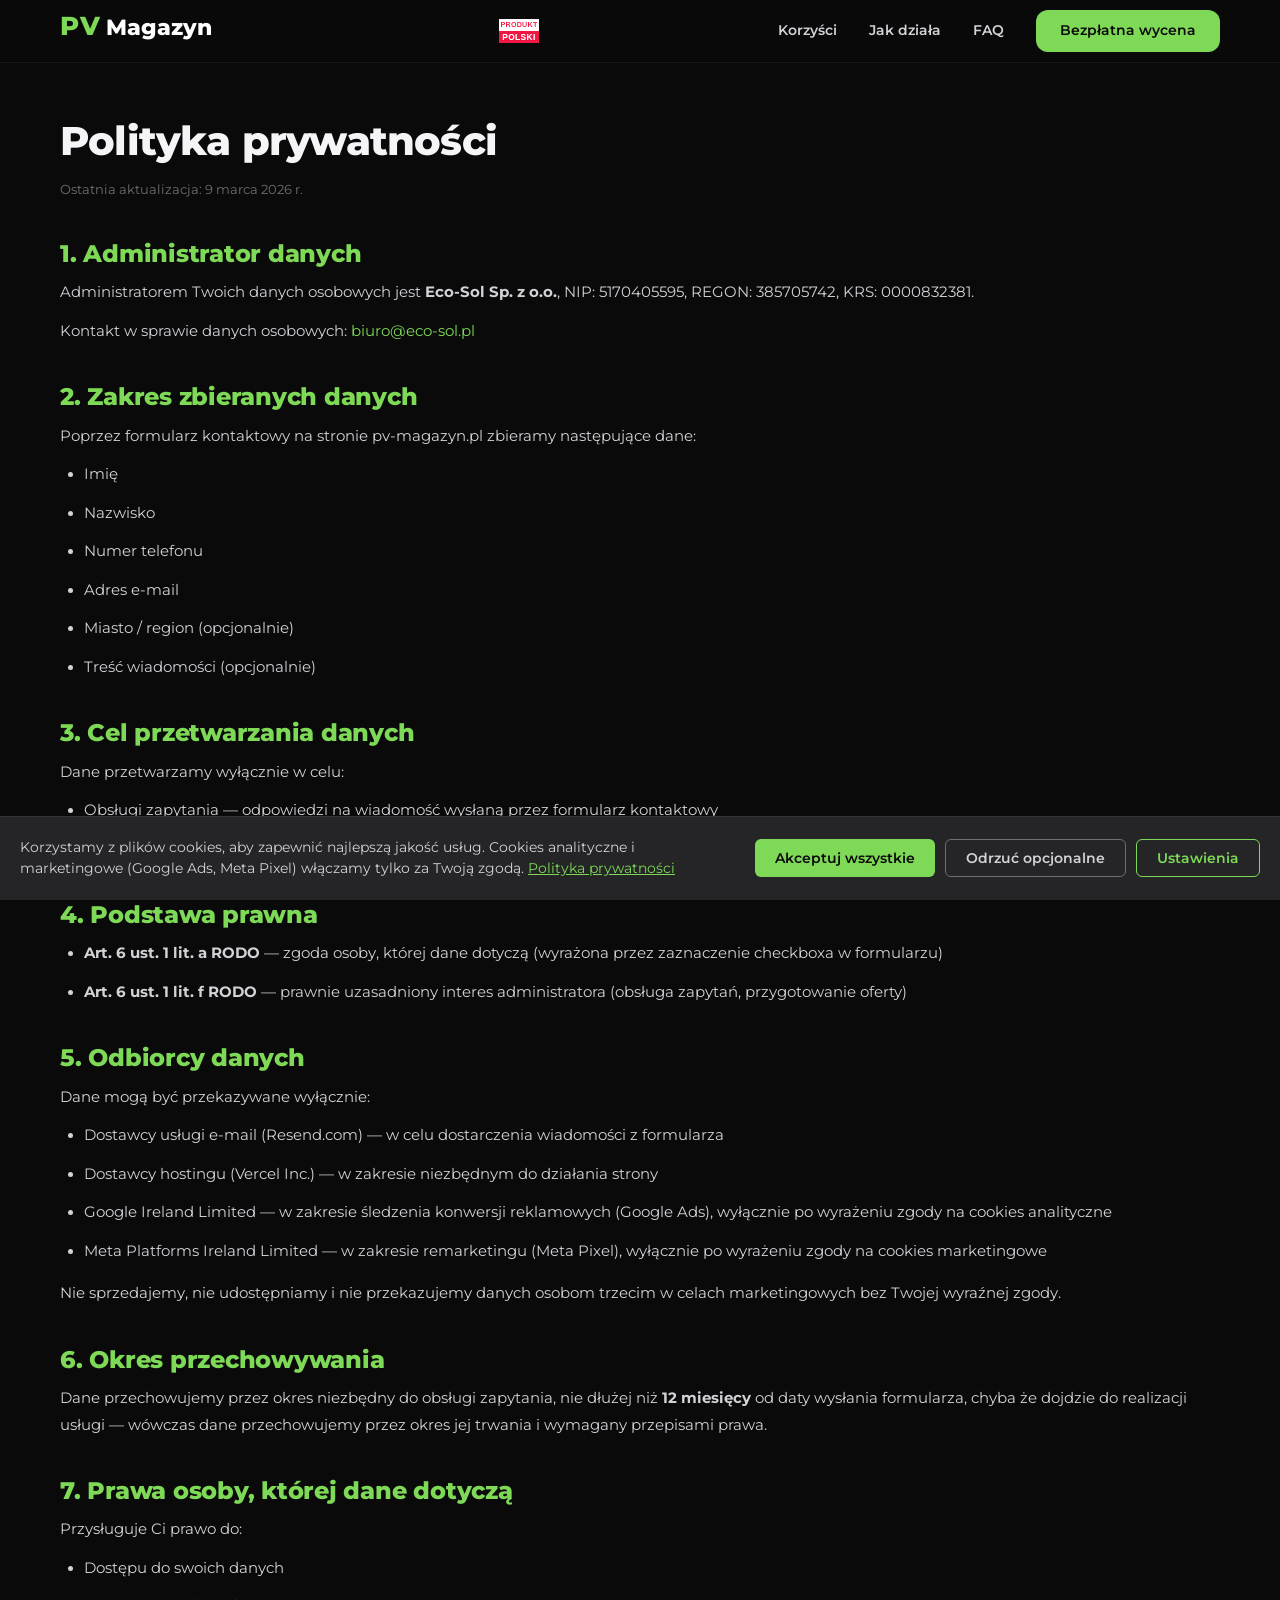
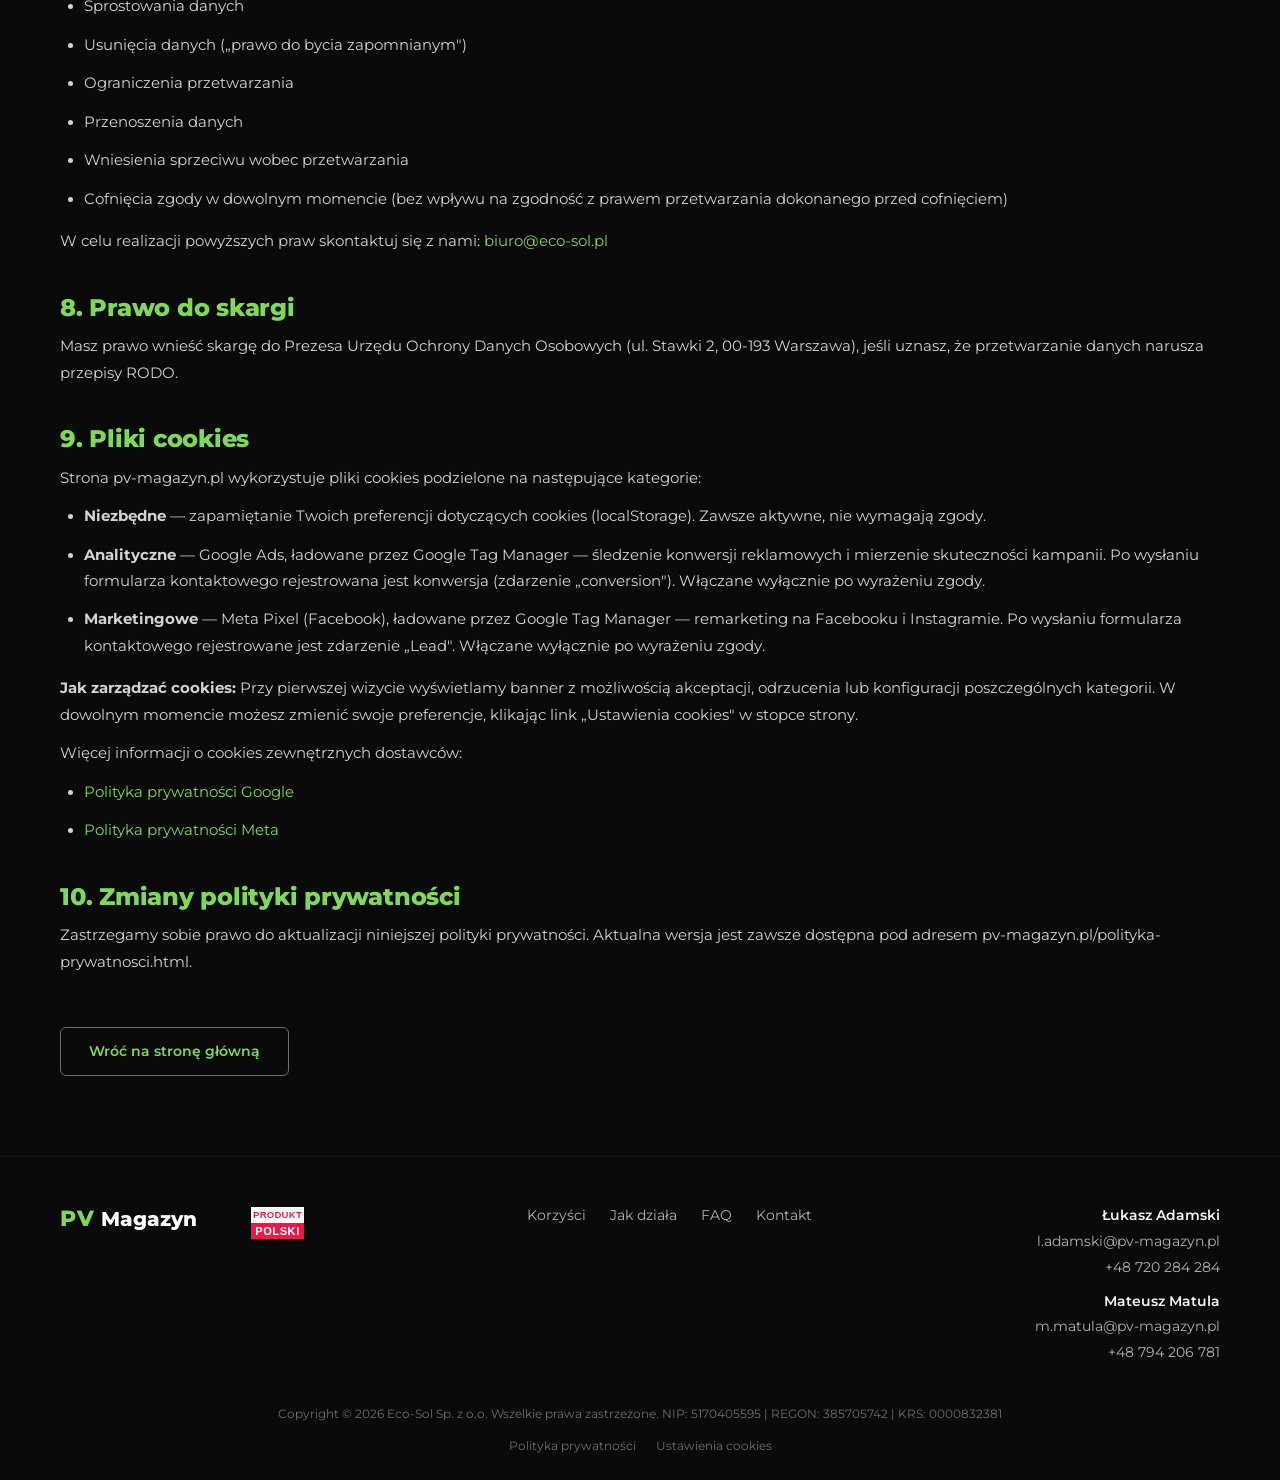
<file: polityka-prywatnosci.html>
<!DOCTYPE html>
<html lang="pl">
<head>
  <meta charset="UTF-8">
  <!-- Google Consent Mode v2 — domyślnie deny -->
  <script>
    window.dataLayer = window.dataLayer || [];
    function gtag(){dataLayer.push(arguments);}
    gtag('consent', 'default', {
      'ad_storage': 'denied',
      'ad_user_data': 'denied',
      'ad_personalization': 'denied',
      'analytics_storage': 'denied',
      'wait_for_update': 500
    });
  </script>
  <!-- Google Tag Manager -->
  <script>(function(w,d,s,l,i){w[l]=w[l]||[];w[l].push({'gtm.start':
  new Date().getTime(),event:'gtm.js'});var f=d.getElementsByTagName(s)[0],
  j=d.createElement(s),dl=l!='dataLayer'?'&l='+l:'';j.async=true;j.src=
  'https://www.googletagmanager.com/gtm.js?id='+i+dl;f.parentNode.insertBefore(j,f);
  })(window,document,'script','dataLayer','GTM-MDC4DNSZ');</script>
  <!-- End Google Tag Manager -->
  <meta name="viewport" content="width=device-width, initial-scale=1.0">
  <title>Polityka prywatności — PV Magazyn</title>
  <meta name="description" content="Polityka prywatności serwisu pv-magazyn.pl. Informacje o przetwarzaniu danych osobowych, plikach cookies i prawach użytkowników.">
  <meta name="robots" content="noindex, follow">
  <link rel="canonical" href="https://pv-magazyn.pl/polityka-prywatnosci.html">

  <!-- Favicon -->
  <link rel="icon" type="image/svg+xml" href="assets/favicon.svg">

  <link rel="preconnect" href="https://fonts.googleapis.com">
  <link rel="preconnect" href="https://fonts.gstatic.com" crossorigin>
  <link href="https://fonts.googleapis.com/css2?family=Montserrat:wght@400;600;800&display=swap" rel="stylesheet">
  <link rel="stylesheet" href="css/styles.css">
</head>
<body>
<!-- Google Tag Manager (noscript) -->
<noscript><iframe src="https://www.googletagmanager.com/ns.html?id=GTM-MDC4DNSZ"
height="0" width="0" style="display:none;visibility:hidden"></iframe></noscript>
<!-- End Google Tag Manager (noscript) -->

<!-- ========== NAVIGATION ========== -->
<nav class="navbar scrolled" role="navigation" aria-label="Nawigacja główna">
  <div class="container">
    <a href="/" class="nav-logo" aria-label="PV Magazyn — strona główna">
      <svg xmlns="http://www.w3.org/2000/svg" viewBox="0 0 250 40" height="32">
        <text x="0" y="30" font-family="Montserrat, sans-serif" font-weight="800" font-size="32" fill="#7ed957" letter-spacing="0.05em">PV</text>
        <text x="58" y="30" font-family="Montserrat, sans-serif" font-weight="800" font-size="28" fill="#ffffff">Magazyn</text>
      </svg>
    </a>
    <img src="assets/images/polskiproducentlogo.svg" alt="Polski producent" class="polski-producent-logo polski-producent-logo--nav">
    <div class="nav-links">
      <a href="/#korzysci">Korzyści</a>
      <a href="/#jak-dziala">Jak działa</a>
      <a href="/#faq">FAQ</a>
      <a href="/#kontakt" class="btn btn-primary btn-small nav-cta">Bezpłatna wycena</a>
    </div>
    <button class="hamburger" aria-label="Menu" aria-expanded="false">
      <span></span><span></span><span></span>
    </button>
  </div>
</nav>

<div class="mobile-nav">
  <a href="/#korzysci">Korzyści</a>
  <a href="/#jak-dziala">Jak działa</a>
  <a href="/#faq">FAQ</a>
  <a href="/#kontakt" class="btn btn-primary">Bezpłatna wycena</a>
</div>

<!-- ========== PRIVACY POLICY ========== -->
<section class="privacy-page">
  <div class="container">
    <h1>Polityka prywatności</h1>
    <p class="last-updated">Ostatnia aktualizacja: 9 marca 2026 r.</p>

    <h2>1. Administrator danych</h2>
    <p>Administratorem Twoich danych osobowych jest <strong>Eco-Sol Sp. z o.o.</strong>, NIP: 5170405595, REGON: 385705742, KRS: 0000832381.</p>
    <p>Kontakt w sprawie danych osobowych: <a href="mailto:biuro@eco-sol.pl">biuro@eco-sol.pl</a></p>

    <h2>2. Zakres zbieranych danych</h2>
    <p>Poprzez formularz kontaktowy na stronie pv-magazyn.pl zbieramy następujące dane:</p>
    <ul>
      <li>Imię</li>
      <li>Nazwisko</li>
      <li>Numer telefonu</li>
      <li>Adres e-mail</li>
      <li>Miasto / region (opcjonalnie)</li>
      <li>Treść wiadomości (opcjonalnie)</li>
    </ul>

    <h2>3. Cel przetwarzania danych</h2>
    <p>Dane przetwarzamy wyłącznie w celu:</p>
    <ul>
      <li>Obsługi zapytania — odpowiedzi na wiadomość wysłaną przez formularz kontaktowy</li>
      <li>Przygotowania oferty i realizacji usługi montażu magazynu energii</li>
    </ul>

    <h2>4. Podstawa prawna</h2>
    <ul>
      <li><strong>Art. 6 ust. 1 lit. a RODO</strong> — zgoda osoby, której dane dotyczą (wyrażona przez zaznaczenie checkboxa w formularzu)</li>
      <li><strong>Art. 6 ust. 1 lit. f RODO</strong> — prawnie uzasadniony interes administratora (obsługa zapytań, przygotowanie oferty)</li>
    </ul>

    <h2>5. Odbiorcy danych</h2>
    <p>Dane mogą być przekazywane wyłącznie:</p>
    <ul>
      <li>Dostawcy usługi e-mail (Resend.com) — w celu dostarczenia wiadomości z formularza</li>
      <li>Dostawcy hostingu (Vercel Inc.) — w zakresie niezbędnym do działania strony</li>
      <li>Google Ireland Limited — w zakresie śledzenia konwersji reklamowych (Google Ads), wyłącznie po wyrażeniu zgody na cookies analityczne</li>
      <li>Meta Platforms Ireland Limited — w zakresie remarketingu (Meta Pixel), wyłącznie po wyrażeniu zgody na cookies marketingowe</li>
    </ul>
    <p>Nie sprzedajemy, nie udostępniamy i nie przekazujemy danych osobom trzecim w celach marketingowych bez Twojej wyraźnej zgody.</p>

    <h2>6. Okres przechowywania</h2>
    <p>Dane przechowujemy przez okres niezbędny do obsługi zapytania, nie dłużej niż <strong>12 miesięcy</strong> od daty wysłania formularza, chyba że dojdzie do realizacji usługi — wówczas dane przechowujemy przez okres jej trwania i wymagany przepisami prawa.</p>

    <h2>7. Prawa osoby, której dane dotyczą</h2>
    <p>Przysługuje Ci prawo do:</p>
    <ul>
      <li>Dostępu do swoich danych</li>
      <li>Sprostowania danych</li>
      <li>Usunięcia danych („prawo do bycia zapomnianym")</li>
      <li>Ograniczenia przetwarzania</li>
      <li>Przenoszenia danych</li>
      <li>Wniesienia sprzeciwu wobec przetwarzania</li>
      <li>Cofnięcia zgody w dowolnym momencie (bez wpływu na zgodność z prawem przetwarzania dokonanego przed cofnięciem)</li>
    </ul>
    <p>W celu realizacji powyższych praw skontaktuj się z nami: <a href="mailto:biuro@eco-sol.pl">biuro@eco-sol.pl</a></p>

    <h2>8. Prawo do skargi</h2>
    <p>Masz prawo wnieść skargę do Prezesa Urzędu Ochrony Danych Osobowych (ul. Stawki 2, 00-193 Warszawa), jeśli uznasz, że przetwarzanie danych narusza przepisy RODO.</p>

    <h2>9. Pliki cookies</h2>
    <p>Strona pv-magazyn.pl wykorzystuje pliki cookies podzielone na następujące kategorie:</p>
    <ul>
      <li><strong>Niezbędne</strong> — zapamiętanie Twoich preferencji dotyczących cookies (localStorage). Zawsze aktywne, nie wymagają zgody.</li>
      <li><strong>Analityczne</strong> — Google Ads, ładowane przez Google Tag Manager — śledzenie konwersji reklamowych i mierzenie skuteczności kampanii. Po wysłaniu formularza kontaktowego rejestrowana jest konwersja (zdarzenie „conversion"). Włączane wyłącznie po wyrażeniu zgody.</li>
      <li><strong>Marketingowe</strong> — Meta Pixel (Facebook), ładowane przez Google Tag Manager — remarketing na Facebooku i Instagramie. Po wysłaniu formularza kontaktowego rejestrowane jest zdarzenie „Lead". Włączane wyłącznie po wyrażeniu zgody.</li>
    </ul>
    <p><strong>Jak zarządzać cookies:</strong> Przy pierwszej wizycie wyświetlamy banner z możliwością akceptacji, odrzucenia lub konfiguracji poszczególnych kategorii. W dowolnym momencie możesz zmienić swoje preferencje, klikając link „Ustawienia cookies" w stopce strony.</p>
    <p>Więcej informacji o cookies zewnętrznych dostawców:</p>
    <ul>
      <li><a href="https://policies.google.com/privacy" target="_blank" rel="noopener">Polityka prywatności Google</a></li>
      <li><a href="https://www.facebook.com/privacy/policy/" target="_blank" rel="noopener">Polityka prywatności Meta</a></li>
    </ul>

    <h2>10. Zmiany polityki prywatności</h2>
    <p>Zastrzegamy sobie prawo do aktualizacji niniejszej polityki prywatności. Aktualna wersja jest zawsze dostępna pod adresem pv-magazyn.pl/polityka-prywatnosci.html.</p>

    <a href="/" class="privacy-back">Wróć na stronę główną</a>
  </div>
</section>

<!-- ========== FOOTER ========== -->
<footer class="footer" role="contentinfo">
  <div class="container">
    <div class="footer-grid">
      <div class="footer-logo-group">
        <a href="/" class="footer-logo" aria-label="PV Magazyn">
          <svg xmlns="http://www.w3.org/2000/svg" viewBox="0 0 250 40" height="28">
            <text x="0" y="30" font-family="Montserrat, sans-serif" font-weight="800" font-size="32" fill="#7ed957" letter-spacing="0.05em">PV</text>
            <text x="58" y="30" font-family="Montserrat, sans-serif" font-weight="800" font-size="28" fill="#ffffff">Magazyn</text>
          </svg>
        </a>
        <img src="assets/images/polskiproducentlogo.svg" alt="Polski producent" class="polski-producent-logo polski-producent-logo--footer">
      </div>

      <div class="footer-links">
        <a href="/#korzysci">Korzyści</a>
        <a href="/#jak-dziala">Jak działa</a>
        <a href="/#faq">FAQ</a>
        <a href="/#kontakt">Kontakt</a>
      </div>

      <div class="footer-contact">
        <a style="color: #f5f5f7; font-weight: 600;">Łukasz Adamski</a>
        <a href="mailto:l.adamski@pv-magazyn.pl">l.adamski@pv-magazyn.pl</a>
        <a href="tel:+48720284284">+48 720 284 284</a>
        <a style="color: #f5f5f7; font-weight: 600; margin-top: 12px;">Mateusz Matula</a>
        <a href="mailto:m.matula@pv-magazyn.pl">m.matula@pv-magazyn.pl</a>
        <a href="tel:+48794206781">+48 794 206 781</a>
      </div>
    </div>

    <div class="footer-bottom">
      <p>Copyright &copy; 2026 Eco-Sol Sp. z o.o. Wszelkie prawa zastrzeżone. NIP: 5170405595 | REGON: 385705742 | KRS: 0000832381</p>
      <p class="footer-bottom-links">
        <a href="polityka-prywatnosci.html">Polityka prywatności</a>
        <a href="#" id="openCookieSettings">Ustawienia cookies</a>
      </p>
    </div>
  </div>
</footer>

<script src="js/cookies.js"></script>

</body>
</html>
</file>
<file: css/styles.css>
/* ============================================
   PV MAGAZYN HOME FIT+ — Energy Noir Design System
   ============================================ */

/* --- Custom Properties --- */
:root {
  --black: #1d1d1f;
  --black-deep: #0a0a0b;
  --black-card: #252527;
  --black-card-hover: #2a2a2d;
  --green: #7ed957;
  --green-dark: #5cb83a;
  --green-glow: rgba(126, 217, 87, 0.3);
  --blue: #005cbb;
  --blue-glow: rgba(0, 92, 187, 0.3);
  --white: #f5f5f7;
  --gray-100: #e8e8ed;
  --gray-200: #d2d2d7;
  --gray-400: #b0b0b5;
  --gray-600: #6e6e73;
  --gray-800: #3a3a3c;

  --font-main: 'Montserrat', sans-serif;
  --fw-regular: 400;
  --fw-semi: 600;
  --fw-bold: 800;

  --radius-sm: 6px;
  --radius-md: 12px;
  --radius-lg: 20px;
  --radius-xl: 28px;

  --shadow-card: 0 4px 24px rgba(0,0,0,0.4);
  --shadow-glow-green: 0 0 40px rgba(126,217,87,0.15);
  --shadow-glow-blue: 0 0 40px rgba(0,92,187,0.15);

  --transition-fast: 0.2s cubic-bezier(0.4, 0, 0.2, 1);
  --transition-medium: 0.4s cubic-bezier(0.4, 0, 0.2, 1);
  --transition-slow: 0.7s cubic-bezier(0.4, 0, 0.2, 1);

  --container-max: 1240px;
  --section-padding: clamp(60px, 10vw, 120px);
}

/* --- Reset & Base --- */
*, *::before, *::after { box-sizing: border-box; margin: 0; padding: 0; }

html {
  scroll-behavior: smooth;
  -webkit-font-smoothing: antialiased;
  -moz-osx-font-smoothing: grayscale;
}

body {
  font-family: var(--font-main);
  font-weight: var(--fw-regular);
  color: var(--white);
  background: var(--black-deep);
  line-height: 1.6;
  overflow-x: hidden;
}

img { max-width: 100%; height: auto; display: block; }
a { color: inherit; text-decoration: none; }
button { font-family: inherit; cursor: pointer; border: none; }
ul, ol { list-style: none; }

.container {
  width: 100%;
  max-width: var(--container-max);
  margin: 0 auto;
  padding: 0 clamp(20px, 4vw, 40px);
}

/* --- Typography --- */
.eyebrow {
  font-size: clamp(0.7rem, 1.2vw, 0.85rem);
  font-weight: var(--fw-semi);
  letter-spacing: 0.2em;
  text-transform: uppercase;
  color: var(--green);
}

h1 {
  font-size: clamp(2.5rem, 6vw, 5rem);
  font-weight: var(--fw-bold);
  line-height: 1.05;
  letter-spacing: -0.02em;
}

h2 {
  font-size: clamp(1.8rem, 4vw, 3rem);
  font-weight: var(--fw-bold);
  line-height: 1.1;
  letter-spacing: -0.01em;
}

h3 {
  font-size: clamp(1.2rem, 2vw, 1.5rem);
  font-weight: var(--fw-semi);
  line-height: 1.25;
}

.text-green { color: var(--green); }
.text-blue { color: var(--blue); }
.text-gray { color: var(--gray-200); }

/* --- Buttons --- */
.btn {
  display: inline-flex;
  align-items: center;
  gap: 8px;
  padding: 14px 32px;
  font-size: 0.95rem;
  font-weight: var(--fw-semi);
  border-radius: var(--radius-md);
  transition: all var(--transition-fast);
  white-space: nowrap;
}

.btn-primary {
  background: var(--green);
  color: var(--black-deep);
  box-shadow: 0 0 0 0 var(--green-glow);
}

.btn-primary:hover {
  background: var(--green-dark);
  box-shadow: 0 0 30px var(--green-glow);
  transform: translateY(-2px);
}

.btn-outline {
  background: transparent;
  color: var(--white);
  border: 2px solid var(--gray-600);
}

.btn-outline:hover {
  border-color: var(--green);
  color: var(--green);
  transform: translateY(-2px);
}

.btn-small {
  padding: 10px 24px;
  font-size: 0.85rem;
}

/* --- Navigation --- */
.navbar {
  position: fixed;
  top: 0;
  left: 0;
  right: 0;
  z-index: 1000;
  padding: 16px 0;
  transition: all var(--transition-medium);
}

.navbar.scrolled {
  background: rgba(10, 10, 11, 0.85);
  backdrop-filter: blur(20px);
  -webkit-backdrop-filter: blur(20px);
  border-bottom: 1px solid rgba(255,255,255,0.06);
  padding: 10px 0;
}

.navbar .container {
  display: flex;
  align-items: center;
  justify-content: space-between;
}

.nav-logo svg {
  height: 32px;
  width: auto;
}

.nav-links {
  display: flex;
  align-items: center;
  gap: 32px;
}

.nav-links a {
  font-size: 0.85rem;
  font-weight: var(--fw-semi);
  color: var(--gray-200);
  transition: color var(--transition-fast);
  position: relative;
}

.nav-links a::after {
  content: '';
  position: absolute;
  bottom: -4px;
  left: 0;
  width: 0;
  height: 2px;
  background: var(--green);
  transition: width var(--transition-fast);
}

.nav-links a:hover { color: var(--white); }
.nav-links a:hover::after { width: 100%; }

.nav-cta {
  padding: 10px 24px !important;
  font-size: 0.85rem !important;
  color: var(--black-deep) !important;
}

.hamburger {
  display: none;
  flex-direction: column;
  gap: 5px;
  background: none;
  padding: 4px;
}

.hamburger span {
  display: block;
  width: 24px;
  height: 2px;
  background: var(--white);
  transition: all var(--transition-fast);
  border-radius: 2px;
}

.hamburger.active span:nth-child(1) { transform: rotate(45deg) translate(5px, 5px); }
.hamburger.active span:nth-child(2) { opacity: 0; }
.hamburger.active span:nth-child(3) { transform: rotate(-45deg) translate(5px, -5px); }

/* --- Mobile Nav --- */
.mobile-nav {
  display: none;
  position: fixed;
  top: 0;
  left: 0;
  right: 0;
  bottom: 0;
  background: rgba(10, 10, 11, 0.97);
  backdrop-filter: blur(20px);
  z-index: 999;
  flex-direction: column;
  align-items: center;
  justify-content: center;
  gap: 28px;
}

.mobile-nav.active { display: flex; }

.mobile-nav a {
  font-size: 1.3rem;
  font-weight: var(--fw-semi);
  color: var(--gray-200);
  transition: color var(--transition-fast);
}

.mobile-nav a:hover { color: var(--green); }

/* --- Hero Section --- */
.hero {
  position: relative;
  min-height: 100vh;
  display: flex;
  align-items: center;
  overflow: hidden;
  padding-top: 80px;
}

.hero-canvas {
  position: absolute;
  inset: 0;
  z-index: 0;
}

.hero-canvas canvas {
  width: 100%;
  height: 100%;
}

.hero-overlay {
  position: absolute;
  inset: 0;
  background: radial-gradient(ellipse at 30% 50%, transparent 0%, var(--black-deep) 70%);
  z-index: 1;
}

.hero .container {
  position: relative;
  z-index: 2;
  display: grid;
  grid-template-columns: 1fr 1fr;
  gap: 60px;
  align-items: center;
}

.hero-content { max-width: 600px; }

.hero-eyebrow {
  margin-bottom: 20px;
  opacity: 0;
  transform: translateY(20px);
  animation: fadeUp 0.8s ease forwards 0.2s;
}

.hero h1 {
  margin-bottom: 16px;
  opacity: 0;
  transform: translateY(20px);
  animation: fadeUp 0.8s ease forwards 0.4s;
}

.hero-tagline {
  font-size: clamp(1.2rem, 2.5vw, 1.6rem);
  font-weight: var(--fw-semi);
  color: var(--green);
  margin-bottom: 8px;
  opacity: 0;
  transform: translateY(20px);
  animation: fadeUp 0.8s ease forwards 0.5s;
}

.hero-sub {
  font-size: clamp(1rem, 1.5vw, 1.15rem);
  color: var(--gray-400);
  margin-bottom: 36px;
  opacity: 0;
  transform: translateY(20px);
  animation: fadeUp 0.8s ease forwards 0.6s;
}

.hero-ctas {
  display: flex;
  gap: 16px;
  flex-wrap: wrap;
  opacity: 0;
  transform: translateY(20px);
  animation: fadeUp 0.8s ease forwards 0.7s;
}

.hero-image {
  display: flex;
  justify-content: center;
  align-items: center;
  opacity: 0;
  animation: fadeIn 1s ease forwards 0.6s;
}

.hero-image img {
  max-width: 420px;
  width: 100%;
  filter: drop-shadow(0 0 60px rgba(126,217,87,0.2)) drop-shadow(0 0 120px rgba(0,92,187,0.15));
  animation: heroFloat 4s ease-in-out infinite;
}

@keyframes heroFloat {
  0%, 100% { transform: translateY(0); }
  50% { transform: translateY(-16px); }
}

@keyframes fadeUp {
  to { opacity: 1; transform: translateY(0); }
}

@keyframes fadeIn {
  to { opacity: 1; }
}

/* --- Trust Strip / Stats Bar --- */
.trust-strip {
  position: relative;
  padding: 48px 0;
  background: var(--black);
  border-top: 1px solid rgba(255,255,255,0.06);
  border-bottom: 1px solid rgba(255,255,255,0.06);
}

.stats-grid {
  display: grid;
  grid-template-columns: repeat(4, 1fr);
  gap: 24px;
  text-align: center;
}

.stat-item {
  padding: 16px;
}

.stat-value {
  font-size: clamp(1.8rem, 3.5vw, 2.8rem);
  font-weight: var(--fw-bold);
  color: var(--green);
  line-height: 1;
  margin-bottom: 6px;
}

.stat-label {
  font-size: 0.85rem;
  color: var(--gray-400);
  font-weight: var(--fw-semi);
}

/* Polski Producent logo — shared */
.polski-producent-logo {
  height: 40px;
  width: auto;
  display: block;
  filter: brightness(1.1);
}

/* Logo in navbar */
.polski-producent-logo--nav {
  height: 24px;
  flex-shrink: 0;
}

/* Logo in footer */
.polski-producent-logo--footer {
  height: 32px;
}

/* Footer logo group — flex container for both logos */
.footer-logo-group {
  display: flex;
  align-items: center;
  gap: 16px;
}

/* --- Product Intro --- */
.product-intro {
  background: var(--black-deep);
  padding-bottom: 40px;
}

.product-intro-grid {
  display: grid;
  grid-template-columns: repeat(2, 1fr);
  gap: 32px;
}

.product-intro-card {
  background: var(--black-card);
  border-radius: var(--radius-lg);
  padding: 40px;
  border: 1px solid rgba(255,255,255,0.06);
  position: relative;
  overflow: hidden;
}

.product-intro-card::before {
  content: '';
  position: absolute;
  top: 0;
  left: 0;
  right: 0;
  height: 3px;
  background: linear-gradient(90deg, var(--green), var(--blue));
  opacity: 0.6;
}

.product-intro-icon {
  width: 56px;
  height: 56px;
  border-radius: var(--radius-sm);
  background: rgba(126,217,87,0.1);
  display: flex;
  align-items: center;
  justify-content: center;
  margin-bottom: 16px;
}

.product-intro-icon svg {
  width: 28px;
  height: 28px;
  stroke: var(--green);
  fill: none;
  stroke-width: 2;
  stroke-linecap: round;
  stroke-linejoin: round;
}

.product-intro-card h3 {
  font-size: 1.15rem;
  margin-bottom: 12px;
}

.product-intro-card p {
  font-size: 0.95rem;
  color: var(--gray-400);
  line-height: 1.7;
}

/* --- Section Common --- */
.section {
  padding: var(--section-padding) 0;
}

.section-header {
  text-align: center;
  max-width: 700px;
  margin: 0 auto 60px;
}

.section-header .eyebrow {
  margin-bottom: 12px;
}

.section-header p {
  color: var(--gray-400);
  margin-top: 16px;
  font-size: 1.05rem;
}

/* --- Context Intro (before benefits) --- */
.context-intro {
  padding: var(--section-padding) 0 40px;
  background: var(--black-deep);
}

.context-cards {
  display: grid;
  grid-template-columns: repeat(3, 1fr);
  gap: 24px;
}

.context-card {
  background: var(--black-card);
  border-radius: var(--radius-md);
  padding: 32px;
  border: 1px solid rgba(255,255,255,0.06);
  position: relative;
  overflow: hidden;
}

.context-card::before {
  content: '';
  position: absolute;
  top: 0;
  left: 0;
  right: 0;
  height: 3px;
  background: linear-gradient(90deg, var(--green), var(--blue));
  opacity: 0.6;
}

.context-card-icon {
  width: 48px;
  height: 48px;
  border-radius: var(--radius-sm);
  background: rgba(126,217,87,0.1);
  display: flex;
  align-items: center;
  justify-content: center;
  margin-bottom: 16px;
}

.context-card-icon svg {
  width: 24px;
  height: 24px;
  stroke: var(--green);
  fill: none;
  stroke-width: 2;
  stroke-linecap: round;
  stroke-linejoin: round;
}

.context-card h3 {
  font-size: 1.05rem;
  margin-bottom: 10px;
}

.context-card p {
  font-size: 0.9rem;
  color: var(--gray-400);
  line-height: 1.6;
}

/* --- Benefits Section --- */
.benefits {
  background: var(--black-deep);
  padding-bottom: var(--section-padding);
}

.benefits-grid {
  display: grid;
  grid-template-columns: repeat(2, 1fr);
  gap: 24px;
}

.benefit-card {
  background: var(--black-card);
  border-radius: var(--radius-lg);
  padding: 36px;
  border-left: 4px solid var(--green);
  border-top: 1px solid rgba(255,255,255,0.04);
  border-right: 1px solid rgba(255,255,255,0.04);
  border-bottom: 1px solid rgba(255,255,255,0.04);
  transition: all var(--transition-medium);
  position: relative;
  overflow: hidden;
  opacity: 0;
  transform: translateY(30px);
}

.benefit-card.visible {
  opacity: 1;
  transform: translateY(0);
}

.benefit-card:hover {
  background: var(--black-card-hover);
  box-shadow: var(--shadow-glow-green);
  transform: translateY(-4px);
}

.benefit-card.visible:hover {
  transform: translateY(-4px);
}

.benefit-icon {
  width: 56px;
  height: 56px;
  border-radius: var(--radius-md);
  background: rgba(126,217,87,0.08);
  display: flex;
  align-items: center;
  justify-content: center;
  margin-bottom: 20px;
}

.benefit-icon svg {
  width: 28px;
  height: 28px;
  stroke: var(--green);
  fill: none;
  stroke-width: 2;
  stroke-linecap: round;
  stroke-linejoin: round;
}

.benefit-card h3 {
  margin-bottom: 12px;
  font-size: 1.2rem;
}

.benefit-card p {
  color: var(--gray-400);
  font-size: 0.95rem;
  line-height: 1.7;
}

.benefit-card .benefit-highlight {
  margin-top: 16px;
  padding: 16px;
  background: rgba(126,217,87,0.06);
  border-radius: var(--radius-sm);
  border: 1px solid rgba(126,217,87,0.12);
  font-weight: var(--fw-semi);
  color: var(--green);
  font-size: 0.95rem;
}

/* Standby Calculation Card */
.calc-card {
  margin-top: 20px;
  background: rgba(0, 92, 187, 0.06);
  border: 1px solid rgba(0, 92, 187, 0.15);
  border-radius: var(--radius-md);
  padding: 20px;
}

.calc-card h4 {
  font-size: 0.85rem;
  font-weight: var(--fw-semi);
  color: var(--blue);
  text-transform: uppercase;
  letter-spacing: 0.1em;
  margin-bottom: 12px;
  filter: brightness(1.6);
}

.calc-row {
  display: flex;
  justify-content: space-between;
  padding: 6px 0;
  font-size: 0.9rem;
  color: var(--gray-200);
}

.calc-row.total {
  border-top: 1px solid rgba(126,217,87,0.2);
  margin-top: 8px;
  padding-top: 12px;
  font-weight: var(--fw-bold);
  color: var(--green);
  font-size: 1.05rem;
}

/* --- Comparison Table --- */
.comparison {
  background: var(--black);
  overflow-x: auto;
}

.comparison-table-wrapper {
  overflow-x: auto;
  -webkit-overflow-scrolling: touch;
  border-radius: var(--radius-lg);
  border: 1px solid rgba(255,255,255,0.06);
}

.comparison table {
  width: 100%;
  border-collapse: collapse;
  min-width: 700px;
}

.comparison th,
.comparison td {
  padding: 14px 20px;
  text-align: left;
  border-bottom: 1px solid rgba(255,255,255,0.06);
  font-size: 0.9rem;
}

.comparison thead th {
  background: var(--black-card);
  font-weight: var(--fw-bold);
  font-size: 0.85rem;
  text-transform: uppercase;
  letter-spacing: 0.05em;
  color: var(--gray-200);
}

.comparison thead th:first-child {
  border-radius: var(--radius-lg) 0 0 0;
}

.comparison thead th:last-child {
  border-radius: 0 var(--radius-lg) 0 0;
}

.comparison th.col-pvmagazyn {
  color: var(--green);
}

.comparison th.col-hybrid {
  color: var(--gray-400);
}

.comparison tbody tr {
  transition: background var(--transition-fast);
}

.comparison tbody tr:hover {
  background: rgba(126,217,87,0.03);
}

.comparison .row-category td {
  background: rgba(126,217,87,0.05);
  font-weight: var(--fw-bold);
  font-size: 0.8rem;
  text-transform: uppercase;
  letter-spacing: 0.08em;
  color: var(--green);
  border-bottom: 2px solid rgba(126,217,87,0.15);
}

.comparison .row-highlight td {
  background: rgba(126,217,87,0.08);
  font-weight: var(--fw-bold);
  color: var(--green);
}

.comparison .row-total td {
  font-weight: var(--fw-bold);
  font-size: 1rem;
}

.comparison-callout {
  margin-top: 32px;
  padding: 28px;
  background: linear-gradient(135deg, rgba(126,217,87,0.08), rgba(0,92,187,0.08));
  border: 1px solid rgba(126,217,87,0.15);
  border-radius: var(--radius-lg);
  text-align: center;
}

.comparison-callout p {
  font-size: 1.2rem;
  font-weight: var(--fw-bold);
  margin-bottom: 8px;
}

.comparison-callout .sub {
  font-size: 0.95rem;
  color: var(--gray-400);
  font-weight: var(--fw-regular);
}

.comparison-cta {
  text-align: center;
  margin-top: 32px;
}

/* --- How It Works --- */
.how-it-works {
  background: var(--black-deep);
}

.steps-grid {
  display: grid;
  grid-template-columns: repeat(3, 1fr);
  gap: 32px;
  position: relative;
}

.steps-grid::before {
  content: '';
  position: absolute;
  top: 52px;
  left: calc(16.66% + 16px);
  right: calc(16.66% + 16px);
  height: 3px;
  background: linear-gradient(90deg, var(--green), var(--blue), var(--green));
  border-radius: 2px;
  opacity: 0.4;
}

.step-card {
  text-align: center;
  position: relative;
  z-index: 1;
}

.step-number {
  width: 64px;
  height: 64px;
  border-radius: 50%;
  background: var(--black-card);
  border: 3px solid var(--green);
  display: flex;
  align-items: center;
  justify-content: center;
  margin: 0 auto 24px;
  font-size: 1.3rem;
  font-weight: var(--fw-bold);
  color: var(--green);
  box-shadow: 0 0 24px rgba(126,217,87,0.15);
}

.step-icon {
  margin-bottom: 8px;
}

.step-icon svg {
  width: 32px;
  height: 32px;
  stroke: var(--green);
  fill: none;
  stroke-width: 1.5;
  stroke-linecap: round;
  stroke-linejoin: round;
}

.step-card h3 {
  margin-bottom: 10px;
  font-size: 1.15rem;
}

.step-card p {
  color: var(--gray-400);
  font-size: 0.9rem;
  max-width: 280px;
  margin: 0 auto;
}

/* --- Product Showcase --- */
.product-showcase {
  background: var(--black);
  overflow: hidden;
}

.product-grid {
  display: grid;
  grid-template-columns: 1fr 1fr;
  gap: 60px;
  align-items: center;
}

.product-image {
  position: relative;
}

.product-image img {
  border-radius: var(--radius-lg);
  box-shadow: var(--shadow-card);
}

.product-image::after {
  content: '';
  position: absolute;
  inset: -20px;
  background: radial-gradient(ellipse at center, rgba(126,217,87,0.08), transparent 70%);
  z-index: -1;
  border-radius: var(--radius-xl);
}

.specs-grid {
  display: grid;
  grid-template-columns: 1fr 1fr;
  gap: 16px;
}

.spec-item {
  background: var(--black-card);
  border-radius: var(--radius-md);
  padding: 20px;
  border: 1px solid rgba(255,255,255,0.04);
}

.spec-value {
  font-size: 1.3rem;
  font-weight: var(--fw-bold);
  color: var(--green);
  margin-bottom: 4px;
}

.spec-label {
  font-size: 0.8rem;
  color: var(--gray-400);
  text-transform: uppercase;
  letter-spacing: 0.05em;
}

.modularity-note {
  margin-top: 24px;
  padding: 20px;
  background: rgba(126,217,87,0.05);
  border: 1px solid rgba(126,217,87,0.12);
  border-radius: var(--radius-md);
}

.modularity-note p {
  font-size: 0.9rem;
  color: var(--gray-200);
  line-height: 1.6;
}

.modularity-note strong {
  color: var(--green);
}

/* --- Mobile App Section --- */
.mobile-app {
  background: var(--black-deep);
  text-align: center;
}

.app-visual {
  max-width: 800px;
  margin: 0 auto 40px;
}

.app-visual img {
  width: 100%;
  border-radius: var(--radius-lg);
}

.app-features {
  display: grid;
  grid-template-columns: repeat(4, 1fr);
  gap: 20px;
  max-width: 900px;
  margin: 0 auto;
}

.app-feature {
  padding: 20px;
  background: var(--black-card);
  border-radius: var(--radius-md);
  border: 1px solid rgba(255,255,255,0.04);
}

.app-feature svg {
  width: 28px;
  height: 28px;
  stroke: var(--green);
  fill: none;
  stroke-width: 2;
  stroke-linecap: round;
  stroke-linejoin: round;
  margin-bottom: 10px;
}

.app-feature h4 {
  font-size: 0.85rem;
  font-weight: var(--fw-semi);
  margin-bottom: 4px;
}

.app-feature p {
  font-size: 0.78rem;
  color: var(--gray-400);
}

.app-tagline {
  margin-top: 40px;
  font-size: clamp(1rem, 2vw, 1.4rem);
  font-weight: var(--fw-bold);
  letter-spacing: 0.15em;
  color: var(--green);
}

/* --- Service Area (Map) --- */
.service-area {
  background: var(--black);
}

.map-container {
  position: relative;
  max-width: 800px;
  margin: 0 auto;
}

.map-svg {
  width: 100%;
  height: auto;
}

/* City dot pulse */
.city-dot {
  animation: cityPulse 2.5s ease-in-out infinite;
}

@keyframes cityPulse {
  0%, 100% { r: 5; opacity: 1; }
  50% { r: 8; opacity: 0.7; }
}

/* Outer ring expanding pulse */
.city-pulse {
  animation: ringPulse 3s ease-out infinite;
}

@keyframes ringPulse {
  0% { r: 14; opacity: 0.3; }
  70% { r: 22; opacity: 0; }
  100% { r: 22; opacity: 0; }
}

/* Staggered animation delays for city groups */
.map-city { opacity: 0; animation: mapCityIn 0.6s ease-out forwards; }
.map-city:nth-child(7) { animation-delay: 0.1s; }
.map-city:nth-child(8) { animation-delay: 0.25s; }
.map-city:nth-child(9) { animation-delay: 0.4s; }
.map-city:nth-child(10) { animation-delay: 0.55s; }
.map-city:nth-child(11) { animation-delay: 0.7s; }
.map-city:nth-child(12) { animation-delay: 0.9s; }

@keyframes mapCityIn {
  from { opacity: 0; transform: scale(0.5); }
  to { opacity: 1; transform: scale(1); }
}

/* HQ city stronger pulse */
.map-city-hq .city-dot {
  animation: hqPulse 2s ease-in-out infinite;
}

@keyframes hqPulse {
  0%, 100% { r: 7; opacity: 1; }
  50% { r: 10; opacity: 0.8; }
}

.map-city-hq .city-pulse {
  animation: hqRingPulse 2.5s ease-out infinite;
}

@keyframes hqRingPulse {
  0% { r: 18; opacity: 0.35; }
  70% { r: 30; opacity: 0; }
  100% { r: 30; opacity: 0; }
}

/* Connection line dash animation */
.map-line {
  stroke-dashoffset: 0;
  animation: lineDash 20s linear infinite;
}

@keyframes lineDash {
  to { stroke-dashoffset: -200; }
}

.cities-grid {
  display: grid;
  grid-template-columns: repeat(auto-fit, minmax(150px, 1fr));
  gap: 16px;
  margin-top: 40px;
}

.city-tag {
  display: flex;
  align-items: center;
  gap: 8px;
  padding: 12px 16px;
  background: var(--black-card);
  border-radius: var(--radius-sm);
  font-size: 0.9rem;
  font-weight: var(--fw-semi);
  border: 1px solid rgba(255,255,255,0.04);
  transition: border-color 0.3s, background 0.3s;
}

.city-tag:hover {
  border-color: rgba(126,217,87,0.2);
  background: rgba(126,217,87,0.04);
}

.city-tag::before {
  content: '';
  width: 8px;
  height: 8px;
  border-radius: 50%;
  background: var(--green);
  box-shadow: 0 0 8px var(--green-glow);
  flex-shrink: 0;
}

/* --- FAQ --- */
.faq {
  background: var(--black-deep);
}

.faq-list {
  max-width: 800px;
  margin: 0 auto;
}

.faq-item {
  border-bottom: 1px solid rgba(255,255,255,0.06);
}

.faq-question {
  width: 100%;
  display: flex;
  align-items: center;
  justify-content: space-between;
  padding: 22px 0;
  background: none;
  color: var(--white);
  font-size: 1rem;
  font-weight: var(--fw-semi);
  text-align: left;
  transition: color var(--transition-fast);
  gap: 16px;
}

.faq-question:hover { color: var(--green); }

.faq-icon {
  width: 24px;
  height: 24px;
  flex-shrink: 0;
  position: relative;
  transition: transform var(--transition-fast);
}

.faq-icon::before,
.faq-icon::after {
  content: '';
  position: absolute;
  background: var(--green);
  border-radius: 2px;
  transition: transform var(--transition-fast);
}

.faq-icon::before {
  width: 16px;
  height: 2px;
  top: 50%;
  left: 50%;
  transform: translate(-50%, -50%);
}

.faq-icon::after {
  width: 2px;
  height: 16px;
  top: 50%;
  left: 50%;
  transform: translate(-50%, -50%);
}

.faq-item.active .faq-icon::after {
  transform: translate(-50%, -50%) rotate(90deg);
}

.faq-answer {
  max-height: 0;
  overflow: hidden;
  transition: max-height var(--transition-medium);
}

.faq-answer-inner {
  padding: 0 0 22px;
  color: var(--gray-400);
  font-size: 0.95rem;
  line-height: 1.7;
}

/* --- Contact Form --- */
.contact {
  background: var(--black);
  position: relative;
}

.contact::before {
  content: '';
  position: absolute;
  top: 0;
  left: 0;
  right: 0;
  height: 1px;
  background: linear-gradient(90deg, transparent, var(--green), transparent);
  opacity: 0.3;
}

.contact-grid {
  display: grid;
  grid-template-columns: 1.2fr 0.8fr;
  gap: 60px;
}

.form-grid {
  display: grid;
  grid-template-columns: 1fr 1fr;
  gap: 16px;
}

.form-group {
  display: flex;
  flex-direction: column;
}

.form-group.full-width {
  grid-column: 1 / -1;
}

.form-group label {
  font-size: 0.8rem;
  font-weight: var(--fw-semi);
  color: var(--gray-200);
  margin-bottom: 6px;
  text-transform: uppercase;
  letter-spacing: 0.05em;
}

.form-group input,
.form-group select,
.form-group textarea {
  padding: 12px 16px;
  background: var(--black-deep);
  border: 1px solid rgba(255,255,255,0.1);
  border-radius: var(--radius-sm);
  color: var(--white);
  font-family: var(--font-main);
  font-size: 0.95rem;
  transition: border-color var(--transition-fast);
  outline: none;
}

.form-group input:focus,
.form-group select:focus,
.form-group textarea:focus {
  border-color: var(--green);
  box-shadow: 0 0 0 3px rgba(126,217,87,0.1);
}

.form-group textarea {
  min-height: 100px;
  resize: vertical;
}

.form-group select {
  appearance: none;
  background-image: url("data:image/svg+xml,%3Csvg xmlns='http://www.w3.org/2000/svg' width='12' height='12' fill='%2386868b' viewBox='0 0 16 16'%3E%3Cpath d='M8 11L3 6h10z'/%3E%3C/svg%3E");
  background-repeat: no-repeat;
  background-position: right 16px center;
  padding-right: 40px;
}

.form-group input::placeholder,
.form-group textarea::placeholder {
  color: var(--gray-600);
}

.form-group.invalid input,
.form-group.invalid select,
.form-group.invalid textarea {
  border-color: #e74c3c;
}

.form-group .error-msg {
  font-size: 0.75rem;
  color: #e74c3c;
  margin-top: 4px;
  display: none;
}

.form-group.invalid .error-msg {
  display: block;
}

.checkbox-group {
  display: flex;
  align-items: flex-start;
  gap: 10px;
  grid-column: 1 / -1;
}

.checkbox-group input[type="checkbox"] {
  width: 18px;
  height: 18px;
  margin-top: 2px;
  accent-color: var(--green);
  flex-shrink: 0;
}

.checkbox-group label {
  font-size: 0.78rem;
  color: var(--gray-400);
  line-height: 1.5;
  text-transform: none;
  letter-spacing: 0;
}

.ohnohoney {
  position: absolute;
  left: -9999px;
  opacity: 0;
  height: 0;
  width: 0;
  overflow: hidden;
}

.form-submit {
  grid-column: 1 / -1;
  margin-top: 8px;
}

.form-submit .btn {
  width: 100%;
  justify-content: center;
  padding: 16px;
  font-size: 1rem;
}

.form-status {
  grid-column: 1 / -1;
  padding: 12px 16px;
  border-radius: var(--radius-sm);
  font-size: 0.9rem;
  display: none;
}

.form-status.success {
  display: block;
  background: rgba(126,217,87,0.1);
  border: 1px solid rgba(126,217,87,0.3);
  color: var(--green);
}

.form-status.error {
  display: block;
  background: rgba(231,76,60,0.1);
  border: 1px solid rgba(231,76,60,0.3);
  color: #e74c3c;
}

.contact-info {
  padding-top: 20px;
}

.contact-info h3 {
  font-size: 1.1rem;
  margin-bottom: 24px;
}

.contact-detail {
  display: flex;
  align-items: center;
  gap: 12px;
  padding: 14px 0;
  border-bottom: 1px solid rgba(255,255,255,0.06);
}

.contact-detail svg {
  width: 20px;
  height: 20px;
  stroke: var(--green);
  fill: none;
  stroke-width: 2;
  stroke-linecap: round;
  stroke-linejoin: round;
  flex-shrink: 0;
}

.contact-detail a {
  color: var(--gray-200);
  transition: color var(--transition-fast);
}

.contact-detail a:hover { color: var(--green); }

.contact-detail span {
  color: var(--gray-200);
  font-size: 0.9rem;
}

.company-data {
  margin-top: 28px;
  padding: 20px;
  background: var(--black-deep);
  border-radius: var(--radius-md);
  border: 1px solid rgba(255,255,255,0.04);
}

.company-data h4 {
  font-size: 0.8rem;
  text-transform: uppercase;
  letter-spacing: 0.08em;
  color: var(--gray-400);
  margin-bottom: 12px;
}

.company-data p {
  font-size: 0.85rem;
  color: var(--gray-400);
  line-height: 1.7;
}

/* --- Footer --- */
.footer {
  background: var(--black-deep);
  padding: 48px 0 24px;
  border-top: 1px solid rgba(255,255,255,0.06);
}

.footer-grid {
  display: grid;
  grid-template-columns: auto 1fr auto;
  gap: 40px;
  align-items: start;
  margin-bottom: 36px;
}

.footer-logo svg {
  height: 28px;
  width: auto;
}

.footer-links {
  display: flex;
  gap: 24px;
  flex-wrap: wrap;
  justify-content: center;
}

.footer-links a {
  font-size: 0.85rem;
  color: var(--gray-400);
  transition: color var(--transition-fast);
}

.footer-links a:hover { color: var(--green); }

.footer-contact {
  text-align: right;
}

.footer-contact a {
  display: block;
  font-size: 0.85rem;
  color: var(--gray-400);
  transition: color var(--transition-fast);
  margin-bottom: 4px;
}

.footer-contact a:hover { color: var(--green); }

.footer-bottom {
  text-align: center;
  font-size: 0.78rem;
  color: var(--gray-600);
}

.footer-bottom-links {
  margin-top: 12px;
  display: flex;
  justify-content: center;
  gap: 20px;
}

.footer-bottom-links a {
  color: var(--gray-600);
  transition: color var(--transition-fast);
}

.footer-bottom-links a:hover {
  color: var(--green);
}

/* --- Scroll Animations --- */
.reveal {
  opacity: 0;
  transform: translateY(30px);
  transition: all 0.8s cubic-bezier(0.4, 0, 0.2, 1);
}

.reveal.visible {
  opacity: 1;
  transform: translateY(0);
}

.reveal-delay-1 { transition-delay: 0.1s; }
.reveal-delay-2 { transition-delay: 0.2s; }
.reveal-delay-3 { transition-delay: 0.3s; }
.reveal-delay-4 { transition-delay: 0.4s; }

/* --- Counter Animation --- */
.counting { transition: none; }

/* === RESPONSIVE === */

@media (max-width: 1024px) {
  .hero .container {
    grid-template-columns: 1fr;
    text-align: center;
  }

  .hero-content { max-width: 100%; }

  .hero-ctas { justify-content: center; }

  .hero-image img { max-width: 320px; }

  .benefits-grid { grid-template-columns: 1fr; }

  .product-grid {
    grid-template-columns: 1fr;
    gap: 40px;
  }

  .product-image { order: -1; }

  .contact-grid {
    grid-template-columns: 1fr;
  }

  .footer-grid {
    grid-template-columns: 1fr;
    text-align: center;
  }

  .footer-logo-group { justify-content: center; }
  .footer-links { justify-content: center; }
  .footer-contact { text-align: center; }
}

@media (max-width: 768px) {
  .nav-links { display: none; }
  .hamburger { display: flex; }
  .polski-producent-logo--nav { height: 20px; }

  .stats-grid {
    grid-template-columns: repeat(2, 1fr);
    gap: 16px;
  }

  .product-intro-grid { grid-template-columns: 1fr; }

  .context-cards { grid-template-columns: 1fr; }

  .steps-grid {
    grid-template-columns: 1fr;
    gap: 40px;
  }

  .steps-grid::before { display: none; }

  .app-features {
    grid-template-columns: repeat(2, 1fr);
  }

  .form-grid {
    grid-template-columns: 1fr;
  }

  .comparison table { min-width: 600px; }
}

@media (max-width: 480px) {
  .stats-grid { grid-template-columns: 1fr; }

  .app-features { grid-template-columns: 1fr; }

  .hero-ctas {
    flex-direction: column;
    align-items: center;
  }

  .hero-ctas .btn { width: 100%; justify-content: center; }

  .cities-grid { grid-template-columns: 1fr 1fr; }
}

/* --- Loading Spinner for Form --- */
.spinner {
  display: inline-block;
  width: 20px;
  height: 20px;
  border: 2px solid transparent;
  border-top-color: currentColor;
  border-radius: 50%;
  animation: spin 0.6s linear infinite;
}

@keyframes spin {
  to { transform: rotate(360deg); }
}

/* === Cookie Consent === */
.cookie-banner {
  position: fixed;
  bottom: 0;
  left: 0;
  right: 0;
  z-index: 10000;
  background: var(--black-card);
  border-top: 1px solid rgba(255,255,255,0.08);
  padding: 20px;
  transform: translateY(100%);
  transition: transform var(--transition-medium);
}

.cookie-banner--visible {
  transform: translateY(0);
}

.cookie-banner__content {
  max-width: var(--container-max);
  margin: 0 auto;
  display: flex;
  align-items: center;
  gap: 24px;
  flex-wrap: wrap;
}

.cookie-banner__content p {
  flex: 1;
  min-width: 280px;
  font-size: 0.85rem;
  color: var(--gray-200);
  line-height: 1.6;
}

.cookie-banner__content a {
  color: var(--green);
  text-decoration: underline;
}

.cookie-banner__buttons {
  display: flex;
  gap: 10px;
  flex-shrink: 0;
  flex-wrap: wrap;
}

.cookie-btn {
  padding: 10px 20px;
  font-family: var(--font-main);
  font-size: 0.85rem;
  font-weight: var(--fw-semi);
  border-radius: var(--radius-sm);
  border: none;
  cursor: pointer;
  transition: all var(--transition-fast);
  white-space: nowrap;
}

.cookie-btn--accept {
  background: var(--green);
  color: var(--black-deep);
}

.cookie-btn--accept:hover {
  background: var(--green-dark);
}

.cookie-btn--reject {
  background: transparent;
  color: var(--gray-200);
  border: 1px solid var(--gray-600);
}

.cookie-btn--reject:hover {
  border-color: var(--gray-200);
  color: var(--white);
}

.cookie-btn--settings {
  background: transparent;
  color: var(--green);
  border: 1px solid var(--green);
}

.cookie-btn--settings:hover {
  background: rgba(126,217,87,0.1);
}

/* Cookie Modal */
.cookie-modal {
  position: fixed;
  inset: 0;
  z-index: 10001;
  display: flex;
  align-items: center;
  justify-content: center;
  opacity: 0;
  pointer-events: none;
  transition: opacity 0.3s;
}

.cookie-modal--visible {
  opacity: 1;
  pointer-events: auto;
}

.cookie-modal__overlay {
  position: absolute;
  inset: 0;
  background: rgba(0,0,0,0.7);
}

.cookie-modal__dialog {
  position: relative;
  background: var(--black-card);
  border: 1px solid rgba(255,255,255,0.08);
  border-radius: var(--radius-lg);
  width: 90%;
  max-width: 520px;
  max-height: 85vh;
  overflow-y: auto;
  transform: scale(0.95);
  transition: transform 0.3s;
}

.cookie-modal--visible .cookie-modal__dialog {
  transform: scale(1);
}

.cookie-modal__header {
  display: flex;
  align-items: center;
  justify-content: space-between;
  padding: 20px 24px;
  border-bottom: 1px solid rgba(255,255,255,0.06);
}

.cookie-modal__header h3 {
  font-size: 1.1rem;
  font-weight: var(--fw-bold);
}

.cookie-modal__close {
  background: none;
  border: none;
  color: var(--gray-400);
  font-size: 1.5rem;
  cursor: pointer;
  padding: 4px 8px;
  line-height: 1;
  transition: color var(--transition-fast);
}

.cookie-modal__close:hover {
  color: var(--white);
}

.cookie-modal__body {
  padding: 16px 24px;
}

.cookie-modal__category {
  padding: 16px 0;
  border-bottom: 1px solid rgba(255,255,255,0.06);
}

.cookie-modal__category:last-child {
  border-bottom: none;
}

.cookie-modal__category-header {
  display: flex;
  align-items: center;
  justify-content: space-between;
  margin-bottom: 8px;
}

.cookie-modal__category-header strong {
  font-size: 0.95rem;
}

.cookie-badge {
  display: inline-block;
  margin-left: 8px;
  padding: 2px 8px;
  font-size: 0.7rem;
  font-weight: var(--fw-semi);
  color: var(--green);
  border: 1px solid rgba(126,217,87,0.3);
  border-radius: var(--radius-sm);
  text-transform: uppercase;
  letter-spacing: 0.05em;
}

.cookie-modal__desc {
  font-size: 0.82rem;
  color: var(--gray-400);
  line-height: 1.6;
}

.cookie-modal__footer {
  display: flex;
  gap: 10px;
  padding: 16px 24px;
  border-top: 1px solid rgba(255,255,255,0.06);
  flex-wrap: wrap;
}

.cookie-modal__footer .cookie-btn {
  flex: 1;
  text-align: center;
}

/* Toggle Switch */
.toggle-switch {
  position: relative;
  display: inline-block;
  width: 44px;
  height: 24px;
  flex-shrink: 0;
}

.toggle-switch input {
  opacity: 0;
  width: 0;
  height: 0;
}

.toggle-switch__slider {
  position: absolute;
  inset: 0;
  background: var(--gray-800);
  border-radius: 12px;
  cursor: pointer;
  transition: background var(--transition-fast);
}

.toggle-switch__slider::before {
  content: '';
  position: absolute;
  width: 18px;
  height: 18px;
  left: 3px;
  bottom: 3px;
  background: var(--white);
  border-radius: 50%;
  transition: transform var(--transition-fast);
}

.toggle-switch input:checked + .toggle-switch__slider {
  background: var(--green);
}

.toggle-switch input:checked + .toggle-switch__slider::before {
  transform: translateX(20px);
}

@media (max-width: 768px) {
  .cookie-banner__content {
    flex-direction: column;
    text-align: center;
  }

  .cookie-banner__buttons {
    width: 100%;
    flex-direction: column;
  }

  .cookie-btn {
    width: 100%;
  }
}

/* === Privacy Policy Page === */
.privacy-page {
  padding: 120px 0 80px;
  background: var(--black-deep);
}

.privacy-back {
  display: inline-block;
  margin-top: 40px;
  padding: 12px 28px;
  font-size: 0.9rem;
  font-weight: var(--fw-semi);
  color: var(--gray-400);
  border: 1px solid var(--gray-600);
  border-radius: var(--radius-sm);
  text-decoration: none;
  transition: all var(--transition-fast);
}

.privacy-back:hover {
  color: var(--green);
  border-color: var(--green);
  transform: translateY(-2px);
}

.privacy-page h1 {
  font-size: clamp(1.8rem, 4vw, 2.5rem);
  margin-bottom: 16px;
}

.privacy-page h2 {
  font-size: clamp(1.2rem, 2.5vw, 1.5rem);
  margin-top: 40px;
  margin-bottom: 12px;
  color: var(--green);
}

.privacy-page h3 {
  font-size: 1.05rem;
  margin-top: 24px;
  margin-bottom: 8px;
}

.privacy-page p,
.privacy-page li {
  font-size: 0.92rem;
  color: var(--gray-200);
  line-height: 1.8;
  margin-bottom: 12px;
}

.privacy-page ul {
  list-style: disc;
  padding-left: 24px;
  margin-bottom: 16px;
}

.privacy-page a {
  color: var(--green);
  text-decoration: none;
}

.privacy-page .last-updated {
  font-size: 0.8rem;
  color: var(--gray-600);
  margin-bottom: 32px;
}

/* --- Print --- */
@media print {
  .navbar, .hero-canvas, .mobile-nav { display: none; }
  body { background: white; color: black; }
  .section { padding: 20px 0; }
}
</file>
